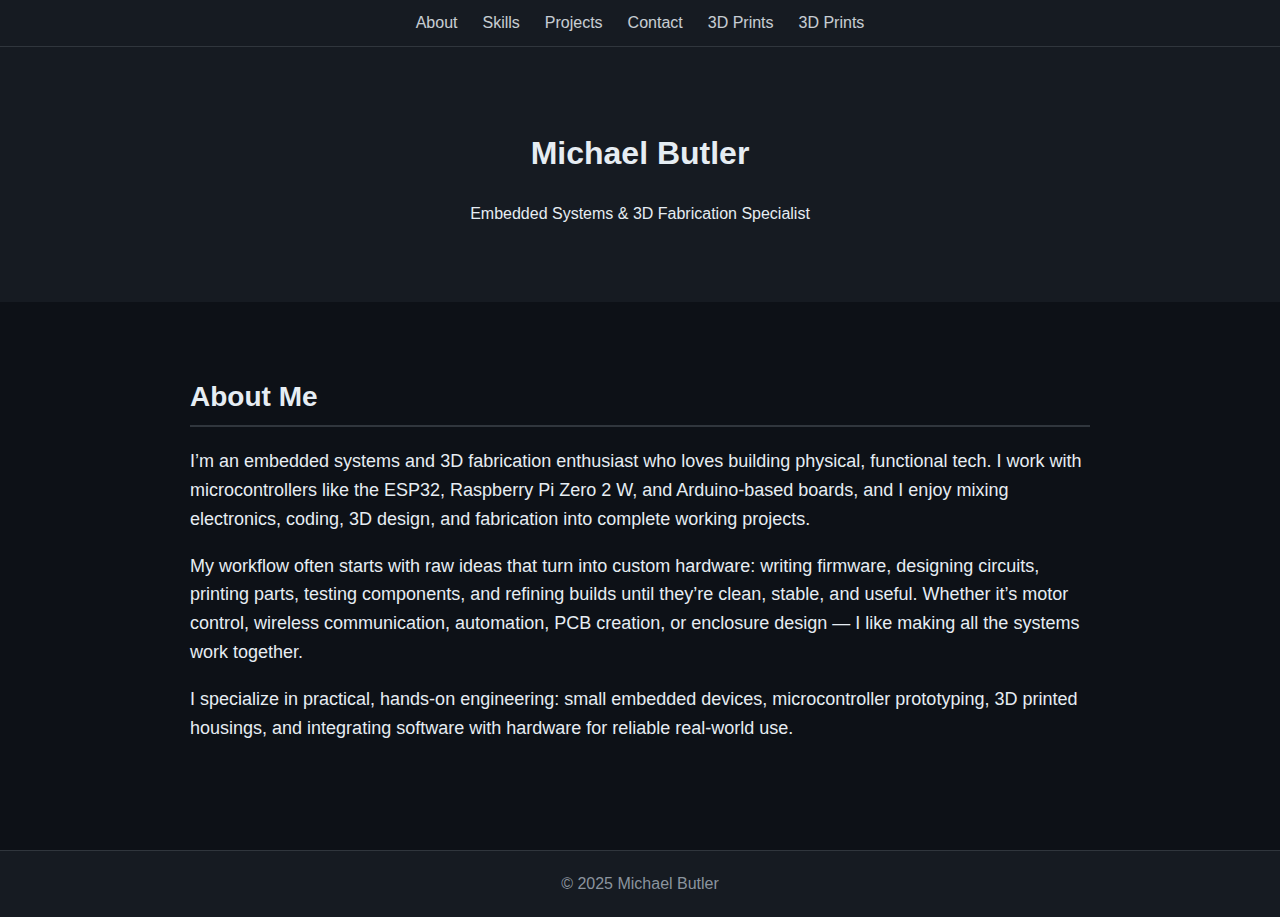
<file: index.html>
<!DOCTYPE html>
<html lang="en">
<head>
<meta charset="UTF-8">
<meta name="viewport" content="width=device-width, initial-scale=1.0">
<title>Michael Butler — Embedded Systems & 3D Fabrication</title>

<style>
    body {
        margin: 0;
        font-family: Arial, sans-serif;
        background: #0d1117;
        color: #e6edf3;
        line-height: 1.6;
    }
    nav {
        background: #161b22;
        border-bottom: 1px solid #30363d;
        position: sticky;
        top: 0;
        z-index: 10;
    }
    nav ul {
        margin: 0;
        padding: 10px 20px;
        display: flex;
        list-style: none;
        justify-content: center;
        gap: 25px;
    }
    nav a {
        color: #e6edf3;
        text-decoration: none;
        font-size: 1rem;
        opacity: 0.85;
    }
    nav a:hover {
        opacity: 1;
    }
    header {
        text-align: center;
        padding: 60px 20px;
        background: #161b22;
    }
    section {
        padding: 50px 20px;
        max-width: 900px;
        margin: auto;
    }
    h2 {
        border-bottom: 2px solid #30363d;
        padding-bottom: 5px;
        margin-bottom: 20px;
        font-size: 28px;
    }
    ul {
        margin-left: 20px;
    }
    footer {
    text-align: center;
    padding: 20px;
    margin-top: 40px;
    color: #8b949e;
    background: #161b22;
    border-top: 1px solid #30363d;
}
</style>
</head>
<body>

<!-- NAVIGATION -->
<nav>
    <ul>
        <li><a href="#about">About</a></li>
        <li><a href="skills.html">Skills</a></li>
        <li><a href="projects.html">Projects</a></li>
        <li><a href="contact.html">Contact</a></li>
        <li><a href="3dprints.html">3D Prints</a></li>
        <li><a href="3dprints.html">3D Prints</a></li>
    </ul>
</nav>

<!-- HEADER -->
<header>
    <h1>Michael Butler</h1>
    <p>Embedded Systems & 3D Fabrication Specialist</p>
</header>

<!-- ABOUT -->
<section id="about">
    <h2>About Me</h2>
    <p style="font-size:18px;">
        I’m an embedded systems and 3D fabrication enthusiast who loves building physical, functional tech.
        I work with microcontrollers like the ESP32, Raspberry Pi Zero 2 W, and Arduino-based boards, and I enjoy
        mixing electronics, coding, 3D design, and fabrication into complete working projects.
    </p>

    <p style="font-size:18px; margin-top:15px;">
        My workflow often starts with raw ideas that turn into custom hardware:  
        writing firmware, designing circuits, printing parts, testing components, and refining builds until they’re clean, stable, and useful.  
        Whether it’s motor control, wireless communication, automation, PCB creation, or enclosure design — I like making all the systems work together.
    </p>

    <p style="font-size:18px; margin-top:15px;">
        I specialize in practical, hands-on engineering: small embedded devices, microcontroller prototyping,
        3D printed housings, and integrating software with hardware for reliable real-world use.
    </p>
</section>

<footer>
    © 2025 Michael Butler
</footer>

</body>
</html>
</file>
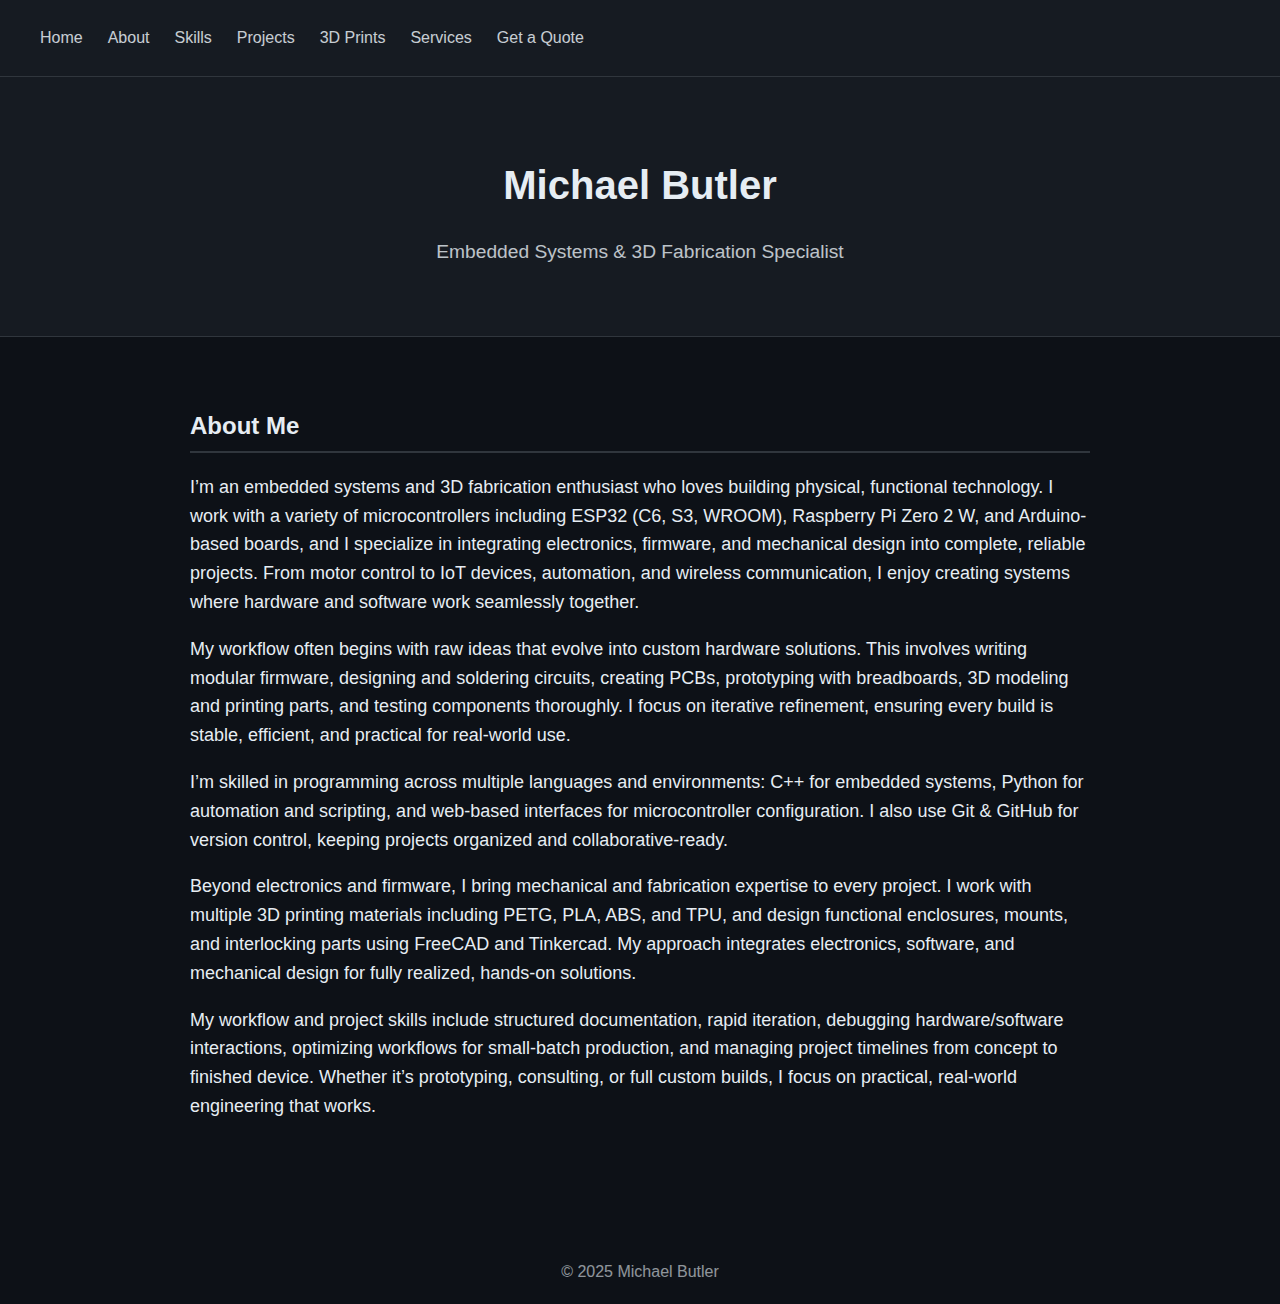
<file: about.html>
<!DOCTYPE html>
<html lang="en">
<head>
<meta charset="UTF-8">
<meta name="viewport" content="width=device-width, initial-scale=1.0">
<title>Michael Butler — Embedded Systems & 3D Fabrication</title>
<link rel="stylesheet" href="styles.css">
</head>
<body>

<!-- NAVIGATION -->
<!-- START: Reusable Navigation Block -->
<style>
.site-nav {
  background: #161b22;
  border-bottom: 1px solid #30363d;
  position: sticky;
  top: 0;
  z-index: 1000;
  padding: 15px 20px;
}

.site-nav-container {
  max-width: 1200px;
  margin: 0 auto;
  display: flex;
  justify-content: space-between;
  align-items: center;
}

.site-nav-toggle {
  background: none;
  border: none;
  color: #e6edf3;
  cursor: pointer;
  padding: 5px;
  width: 30px;
  height: 30px;
  display: flex;
  flex-direction: column;
  justify-content: space-around;
  align-items: center;
}

.site-nav-toggle span {
  display: block;
  width: 25px;
  height: 3px;
  background: #e6edf3;
  transition: all 0.3s ease;
  border-radius: 2px;
}

.site-nav-toggle.active span:nth-child(1) {
  transform: rotate(45deg) translate(6px, 6px);
}

.site-nav-toggle.active span:nth-child(2) {
  opacity: 0;
}

.site-nav-toggle.active span:nth-child(3) {
  transform: rotate(-45deg) translate(6px, -6px);
}

.site-nav-menu {
  position: fixed;
  top: 0;
  right: -300px;
  width: 280px;
  height: 100vh;
  background: #161b22;
  border-left: 1px solid #30363d;
  list-style: none;
  margin: 0;
  padding: 80px 0 20px 0;
  transition: right 0.3s ease;
  overflow-y: auto;
}

.site-nav-menu.active {
  right: 0;
}

.site-nav-menu li {
  margin: 0;
  border-bottom: 1px solid #30363d;
}

.site-nav-menu a {
  display: block;
  padding: 18px 30px;
  color: #e6edf3;
  text-decoration: none;
  opacity: 0.85;
  transition: all 0.2s;
  font-size: 16px;
}

.site-nav-menu a:hover {
  opacity: 1;
  background: #0d1117;
  padding-left: 35px;
}

.site-nav-overlay {
  position: fixed;
  top: 0;
  left: 0;
  width: 100%;
  height: 100%;
  background: rgba(0, 0, 0, 0.7);
  opacity: 0;
  visibility: hidden;
  transition: all 0.3s ease;
  z-index: 999;
}

.site-nav-overlay.active {
  opacity: 1;
  visibility: visible;
}

@media (min-width: 769px) {
  .site-nav-menu {
    position: static;
    width: auto;
    height: auto;
    background: transparent;
    border: none;
    padding: 0;
    display: flex;
    flex-direction: row;
    gap: 25px;
    overflow-y: visible;
  }

  .site-nav-menu li {
    border: none;
  }

  .site-nav-menu a {
    padding: 10px 0;
  }

  .site-nav-menu a:hover {
    padding-left: 0;
    background: transparent;
  }

  .site-nav-toggle {
    display: none;
  }

  .site-nav-overlay {
    display: none;
  }
}
</style>

<div class="site-nav-overlay"></div>

<nav class="site-nav">
  <div class="site-nav-container">
    <button class="site-nav-toggle" aria-label="Toggle navigation menu" aria-expanded="false">
      <span></span>
      <span></span>
      <span></span>
    </button>
    <ul class="site-nav-menu">
      <li><a href="index.html">Home</a></li>
      <li><a href="about.html">About</a></li>
      <li><a href="skills.html">Skills</a></li>
      <li><a href="projects.html">Projects</a></li>
      <li><a href="3dprints.html">3D Prints</a></li>
      <li><a href="services.html">Services</a></li>
      <li><a href="quote.html">Get a Quote</a></li>
    </ul>
  </div>
</nav>

<script>
(function() {
  var toggle = document.querySelector('.site-nav-toggle');
  var menu = document.querySelector('.site-nav-menu');
  var overlay = document.querySelector('.site-nav-overlay');
  var links = document.querySelectorAll('.site-nav-menu a');

  function closeMenu() {
    menu.classList.remove('active');
    overlay.classList.remove('active');
    toggle.classList.remove('active');
    toggle.setAttribute('aria-expanded', 'false');
  }

  function openMenu() {
    menu.classList.add('active');
    overlay.classList.add('active');
    toggle.classList.add('active');
    toggle.setAttribute('aria-expanded', 'true');
  }

  if (toggle && menu && overlay) {
    toggle.addEventListener('click', function() {
      if (menu.classList.contains('active')) {
        closeMenu();
      } else {
        openMenu();
      }
    });

    overlay.addEventListener('click', closeMenu);

    links.forEach(function(link) {
      link.addEventListener('click', closeMenu);
    });
  }
})();
</script>
<!-- END: Reusable Navigation Block -->
<!-- HEADER -->
<header>
    <h1>Michael Butler</h1>
    <p>Embedded Systems & 3D Fabrication Specialist</p>
</header>

<!-- ABOUT -->
<section id="about">
    <h2>About Me</h2>
    <p style="font-size:18px;">
        I’m an embedded systems and 3D fabrication enthusiast who loves building physical, functional technology.  
        I work with a variety of microcontrollers including ESP32 (C6, S3, WROOM), Raspberry Pi Zero 2 W, and Arduino-based boards, and I specialize in integrating electronics, firmware, and mechanical design into complete, reliable projects.  
        From motor control to IoT devices, automation, and wireless communication, I enjoy creating systems where hardware and software work seamlessly together.
    </p>

    <p style="font-size:18px; margin-top:15px;">
        My workflow often begins with raw ideas that evolve into custom hardware solutions.  
        This involves writing modular firmware, designing and soldering circuits, creating PCBs, prototyping with breadboards, 3D modeling and printing parts, and testing components thoroughly.  
        I focus on iterative refinement, ensuring every build is stable, efficient, and practical for real-world use.
    </p>

    <p style="font-size:18px; margin-top:15px;">
        I’m skilled in programming across multiple languages and environments:  
        C++ for embedded systems, Python for automation and scripting, and web-based interfaces for microcontroller configuration.  
        I also use Git & GitHub for version control, keeping projects organized and collaborative-ready.
    </p>

    <p style="font-size:18px; margin-top:15px;">
        Beyond electronics and firmware, I bring mechanical and fabrication expertise to every project.  
        I work with multiple 3D printing materials including PETG, PLA, ABS, and TPU, and design functional enclosures, mounts, and interlocking parts using FreeCAD and Tinkercad.  
        My approach integrates electronics, software, and mechanical design for fully realized, hands-on solutions.
    </p>

    <p style="font-size:18px; margin-top:15px;">
        My workflow and project skills include structured documentation, rapid iteration, debugging hardware/software interactions, optimizing workflows for small-batch production, and managing project timelines from concept to finished device.  
        Whether it’s prototyping, consulting, or full custom builds, I focus on practical, real-world engineering that works.
    </p>
</section>

<footer>
    © 2025 Michael Butler
</footer>

</body>
</html>
</file>
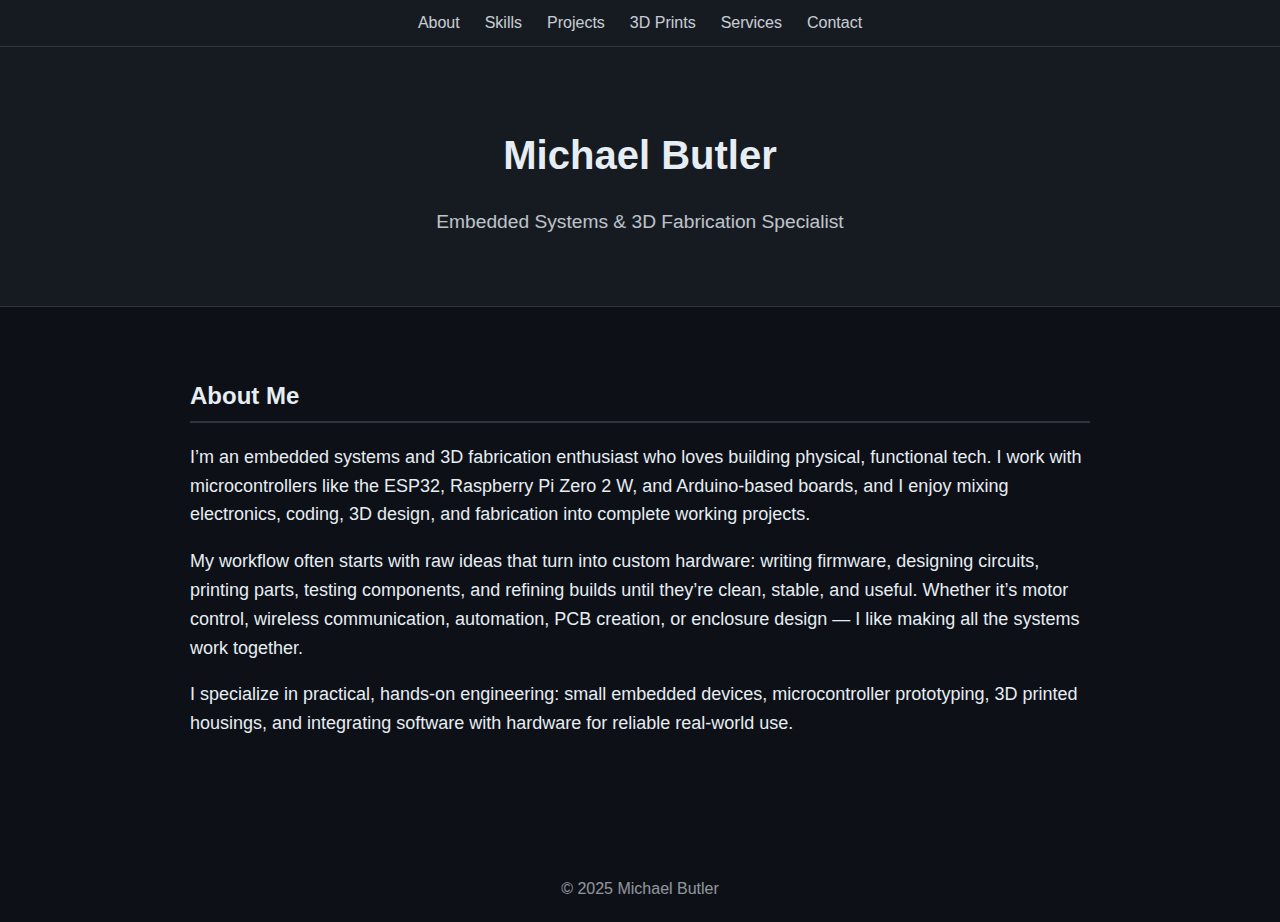
<file: aboutme.html>
<!DOCTYPE html>
<html lang="en">
<head>
<meta charset="UTF-8">
<meta name="viewport" content="width=device-width, initial-scale=1.0">
<title>Michael Butler — Embedded Systems & 3D Fabrication</title>
<link rel="stylesheet" href="styles.css">
</head>
<body>

<!-- NAVIGATION -->
<nav>
    <ul>
        <li><a href="#about">About</a></li>
        <li><a href="skills.html">Skills</a></li>
        <li><a href="projects.html">Projects</a></li>
        <li><a href="3dprints.html">3D Prints</a></li>
        <li><a href="services.html">Services</a></li>
        <li><a href="contact.html">Contact</a></li>
    </ul>
</nav>

<!-- HEADER -->
<header>
    <h1>Michael Butler</h1>
    <p>Embedded Systems & 3D Fabrication Specialist</p>
</header>

<!-- ABOUT -->
<section id="about">
    <h2>About Me</h2>
    <p style="font-size:18px;">
        I’m an embedded systems and 3D fabrication enthusiast who loves building physical, functional tech.
        I work with microcontrollers like the ESP32, Raspberry Pi Zero 2 W, and Arduino-based boards, and I enjoy
        mixing electronics, coding, 3D design, and fabrication into complete working projects.
    </p>

    <p style="font-size:18px; margin-top:15px;">
        My workflow often starts with raw ideas that turn into custom hardware:  
        writing firmware, designing circuits, printing parts, testing components, and refining builds until they’re clean, stable, and useful.  
        Whether it’s motor control, wireless communication, automation, PCB creation, or enclosure design — I like making all the systems work together.
    </p>

    <p style="font-size:18px; margin-top:15px;">
        I specialize in practical, hands-on engineering: small embedded devices, microcontroller prototyping,
        3D printed housings, and integrating software with hardware for reliable real-world use.
    </p>
</section>

<footer>
    © 2025 Michael Butler
</footer>

</body>
</html>
</file>
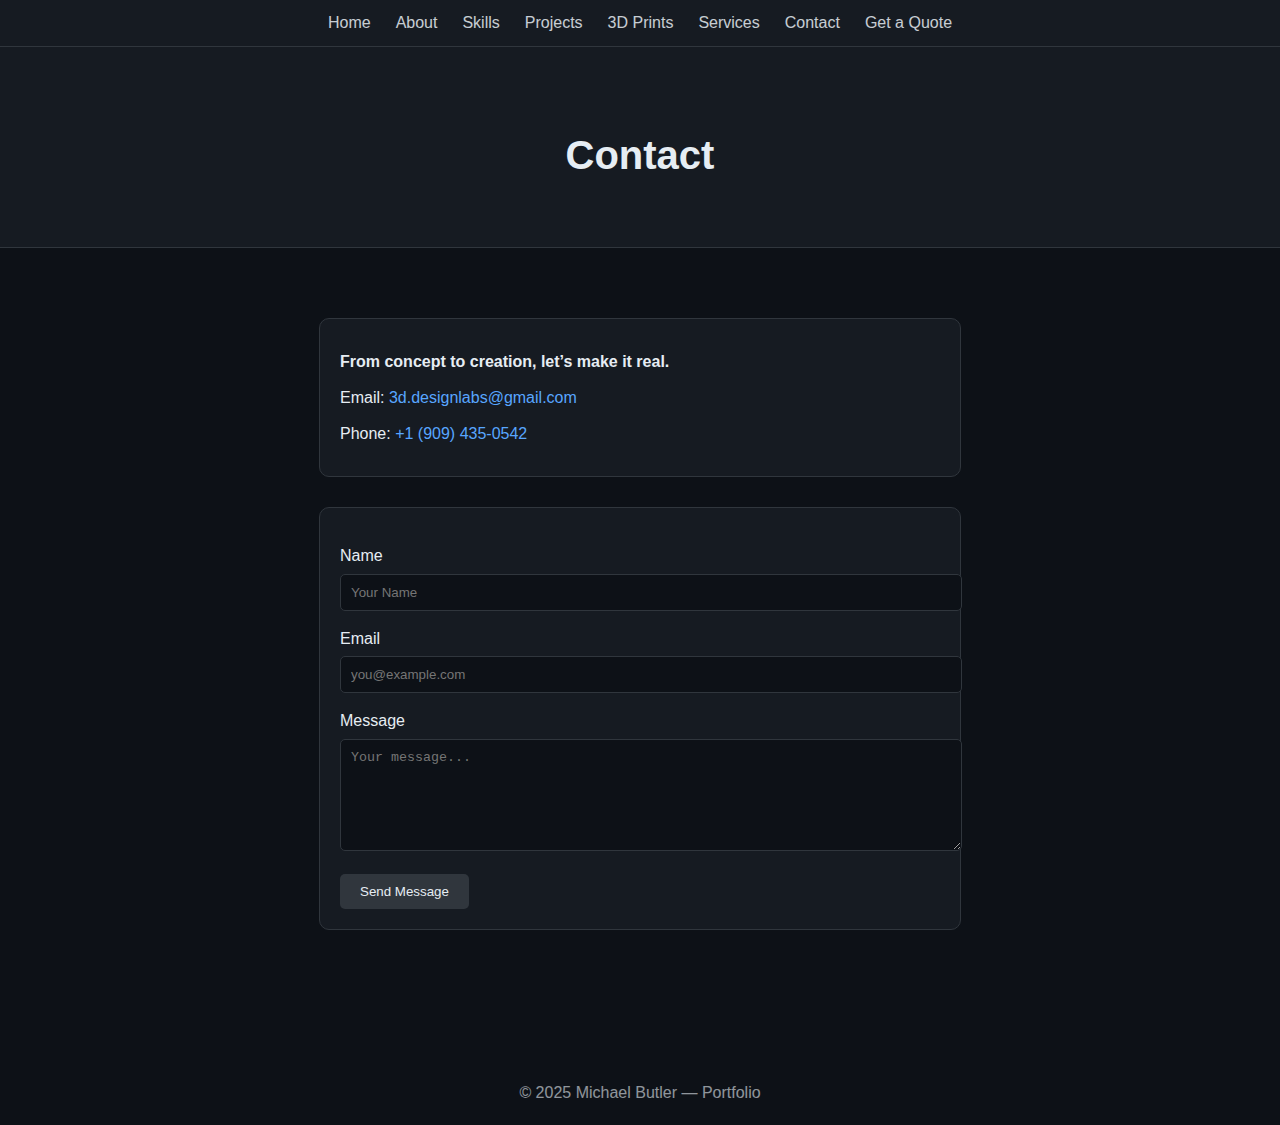
<file: contact.html>
<!DOCTYPE html>
<html lang="en">
<head>
<meta charset="UTF-8">
<meta name="viewport" content="width=device-width, initial-scale=1.0">
<title>Contact — Michael Butler</title>
<link rel="stylesheet" href="styles.css">
<style>
/* Contact Page Specific Styling */
.contact-info {
    max-width: 600px;
    margin: 20px auto;
    background: #161b22;
    padding: 20px;
    border-radius: 10px;
    border: 1px solid #30363d;
}
.contact-info p {
    margin: 10px 0;
    font-size: 1rem;
}
.contact-info a {
    color: #58a6ff;
    text-decoration: none;
}
.contact-info a:hover {
    text-decoration: underline;
}

.contact-form {
    max-width: 600px;
    margin: 30px auto;
    background: #161b22;
    padding: 20px;
    border-radius: 10px;
    border: 1px solid #30363d;
}
.contact-form label {
    display: block;
    margin-top: 15px;
    margin-bottom: 5px;
}
.contact-form input,
.contact-form textarea {
    width: 100%;
    padding: 10px;
    border-radius: 5px;
    border: 1px solid #30363d;
    background: #0d1117;
    color: #e6edf3;
    resize: vertical;
}
.contact-form button {
    margin-top: 15px;
    padding: 10px 20px;
    border-radius: 5px;
    border: none;
    background: #30363d;
    color: #e6edf3;
    cursor: pointer;
    transition: background 0.2s;
}
.contact-form button:hover {
    background: #50595f;
}
</style>
</head>
<body>

<!-- NAVIGATION -->
<nav>
    <ul>
        <li><a href="index.html">Home</a></li>
        <li><a href="about.html">About</a></li>
        <li><a href="skills.html">Skills</a></li>
        <li><a href="projects.html">Projects</a></li>
        <li><a href="3dprints.html">3D Prints</a></li>
        <li><a href="services.html">Services</a></li>
        <li><a href="contact.html">Contact</a></li>
        <a href="quote.html">Get a Quote</a>
    </ul>
</nav>

<header>
    <h1>Contact</h1>
</header>

<section>

    <!-- Contact Info -->
   <div class="contact-info">
    <p><strong>From concept to creation, let’s make it real.</strong></p>
    <p>Email: <a href="mailto:3d.designlabs@gmail.com">3d.designlabs@gmail.com</a></p>
    <p>Phone: <a href="tel:+19094350542">+1 (909) 435-0542</a></p>
</div>


    <!-- Contact Form -->
    <div class="contact-form">
        <form action="https://formspree.io/f/xwpgwdnk" method="POST">
            <label for="name">Name</label>
            <input type="text" name="name" id="name" placeholder="Your Name" required>

            <label for="email">Email</label>
            <input type="email" name="email" id="email" placeholder="you@example.com" required>

            <label for="message">Message</label>
            <textarea name="message" id="message" rows="6" placeholder="Your message..." required></textarea>

            <button type="submit">Send Message</button>
        </form>
    </div>

</section>

<footer>
    © 2025 Michael Butler — Portfolio
</footer>

</body>
</html>
</file>
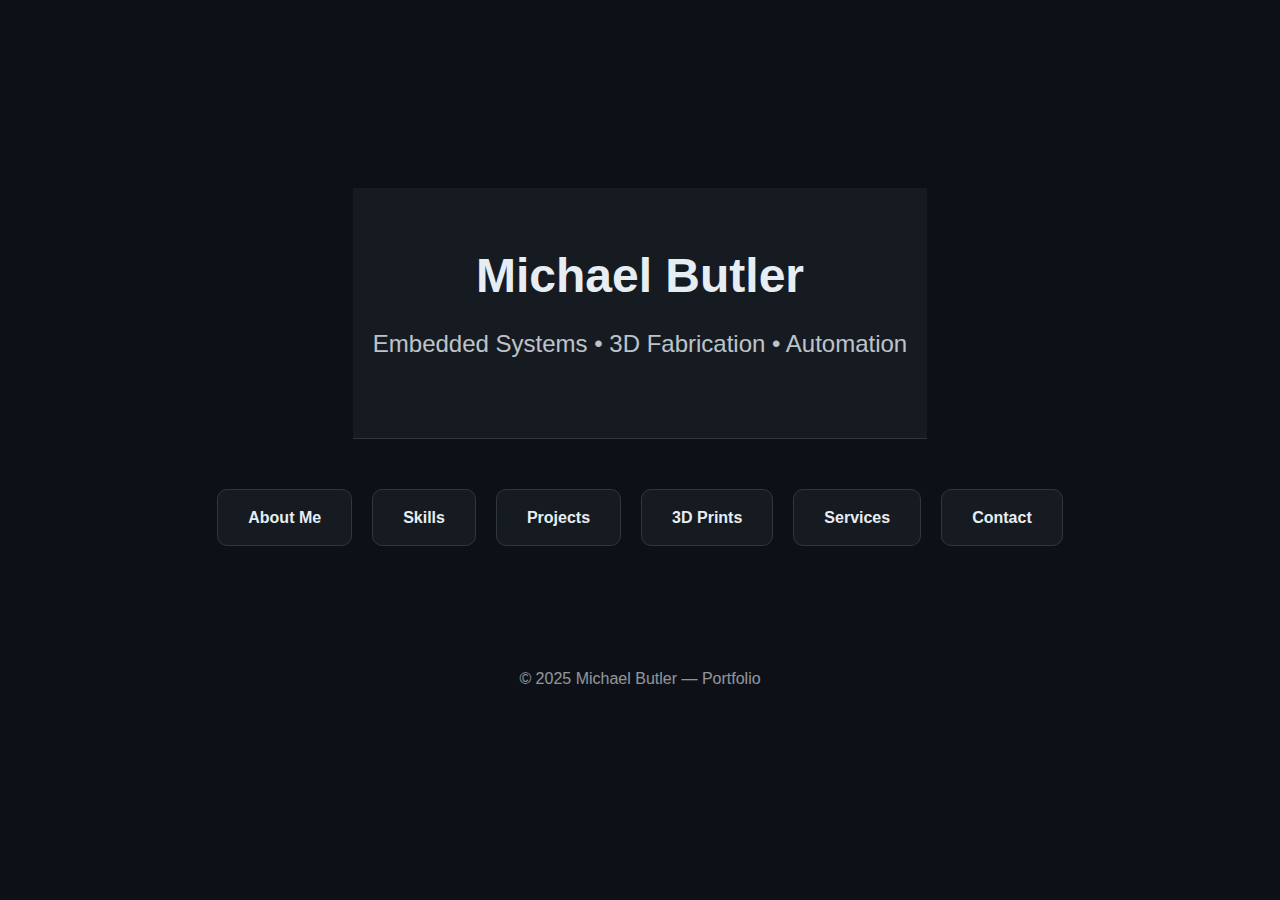
<file: index2.html>
<!DOCTYPE html>
<html lang="en">
<head>
<meta charset="UTF-8">
<meta name="viewport" content="width=device-width, initial-scale=1.0">
<title>Michael Butler — Portfolio</title>
<link rel="stylesheet" href="styles.css">
<style>
/* Landing Page Specific Styles */
body {
    display: flex;
    flex-direction: column;
    justify-content: center;
    align-items: center;
    text-align: center;
    min-height: 100vh;
    margin: 0;
    font-family: Arial, sans-serif;
    background: #0d1117;
    color: #e6edf3;
}

header {
    margin-bottom: 50px;
}

header h1 {
    font-size: 3rem;
    margin: 0;
}

header p {
    font-size: 1.5rem;
    opacity: 0.8;
    margin-top: 10px;
}

.landing-buttons {
    display: flex;
    flex-wrap: wrap;
    gap: 20px;
    justify-content: center;
}

.landing-buttons a {
    padding: 15px 30px;
    border-radius: 10px;
    text-decoration: none;
    background: #161b22;
    color: #e6edf3;
    font-weight: bold;
    transition: transform 0.2s, background 0.2s;
    border: 1px solid #30363d;
}

.landing-buttons a:hover {
    background: #1d222b;
    transform: scale(1.05);
}

footer {
    margin-top: 50px;
    opacity: 0.6;
}
</style>
</head>
<body>

<header>
    <h1>Michael Butler</h1>
    <p>Embedded Systems • 3D Fabrication • Automation</p>
</header>

<div class="landing-buttons">
    <a href="about.html">About Me</a>
    <a href="skills.html">Skills</a>
    <a href="projects.html">Projects</a>
    <a href="3dprints.html">3D Prints</a>
    <a href="services.html">Services</a>
    <a href="contact.html">Contact</a>
</div>

<footer>
    © 2025 Michael Butler — Portfolio
</footer>

</body>
</html>
</file>
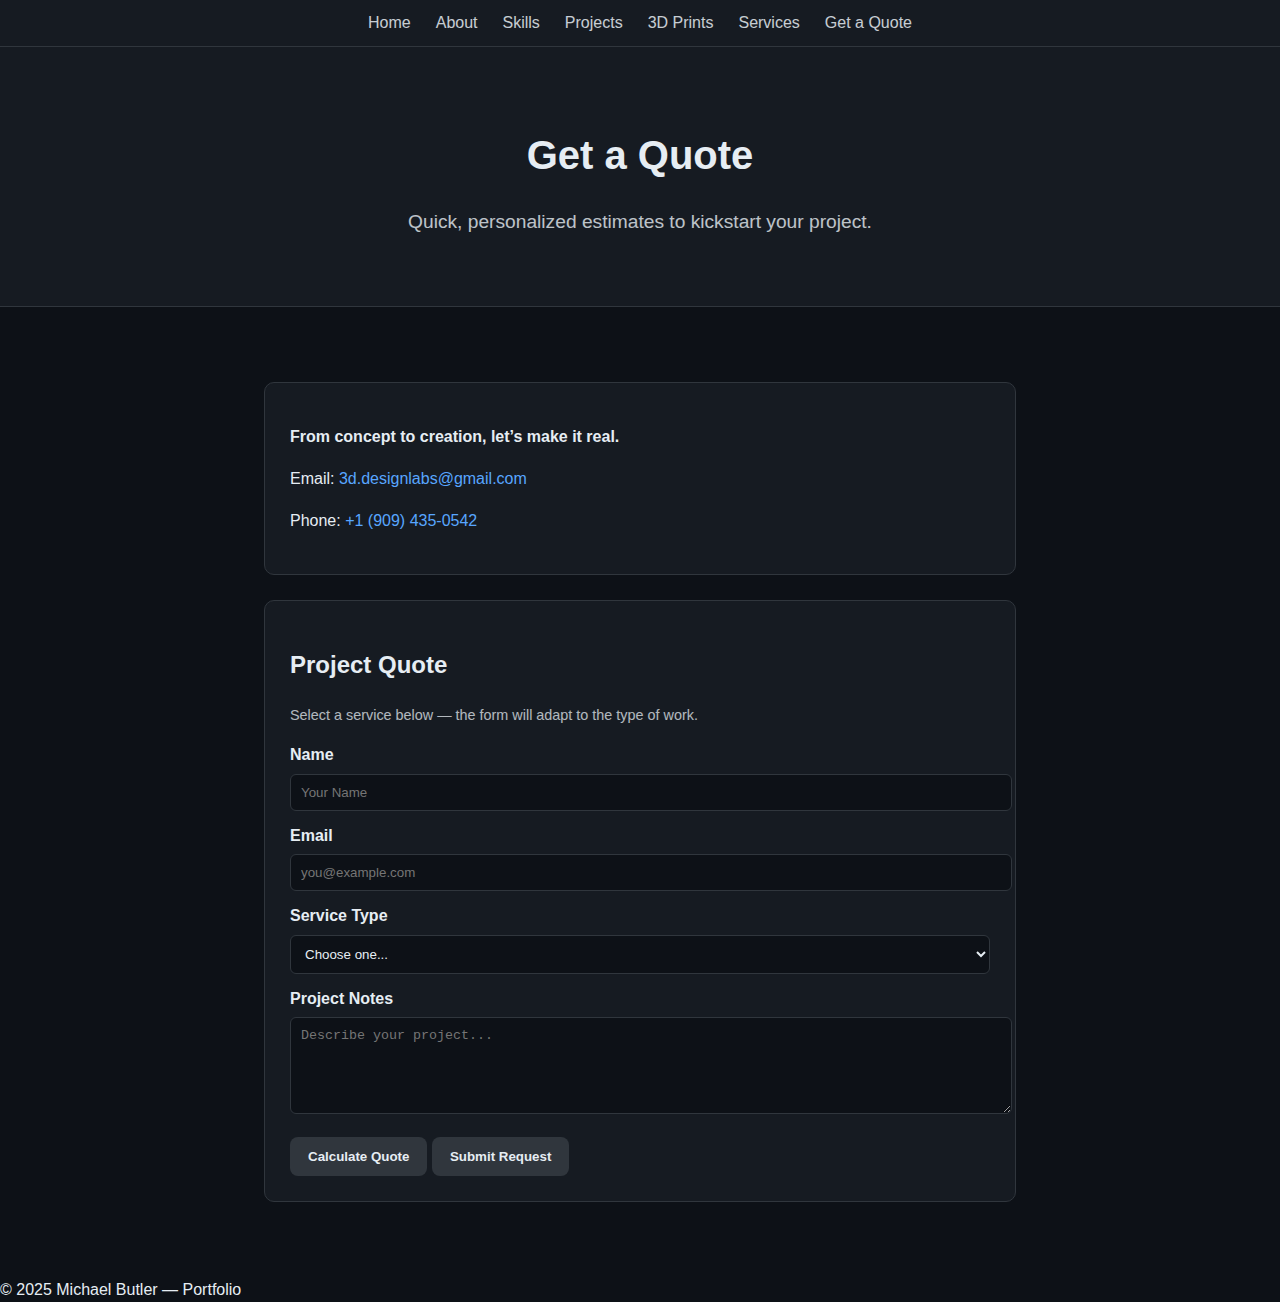
<file: quote.html>
<!DOCTYPE html>
<html lang="en">
<head>
<meta charset="UTF-8">
<meta name="viewport" content="width=device-width, initial-scale=1.0">
<title>Get a Quote — Michael Butler</title>
<style>
body { margin:0; font-family:Arial,sans-serif; background:#0d1117; color:#e6edf3; line-height:1.6; }
a { color:#58a6ff; text-decoration:none; }
a:hover { text-decoration:underline; }
nav { background:#161b22; border-bottom:1px solid #30363d; position:sticky; top:0; z-index:10; }
nav ul { margin:0; padding:10px 20px; display:flex; list-style:none; justify-content:center; gap:25px; }
nav a { color:#e6edf3; opacity:0.85; }
nav a:hover { opacity:1; }
header { text-align:center; padding:50px 20px; background:#161b22; border-bottom:1px solid #30363d; }
header h1 { font-size:2.5rem; margin-bottom:10px; }
header p { font-size:1.2rem; opacity:0.8; }
section { padding:50px 20px; max-width:900px; margin:auto; }
.contact-form, .contact-info { max-width:700px; margin:25px auto; background:#161b22; padding:25px; border-radius:10px; border:1px solid #30363d; }
.contact-form label { display:block; margin-top:12px; margin-bottom:6px; font-weight:bold; }
.contact-form input, .contact-form select, .contact-form textarea { width:100%; padding:10px; border-radius:6px; border:1px solid #30363d; background:#0d1117; color:#e6edf3; resize:vertical; }
.contact-form .small { font-size:0.9rem; opacity:0.75; }
.contact-form button { margin-top:15px; padding:12px 18px; border-radius:8px; border:none; background:#30363d; color:#e6edf3; cursor:pointer; font-weight:600; transition: background 0.2s, transform 0.12s; }
.contact-form button:hover { background:#50595f; transform: translateY(-2px); }
.result { margin-top:18px; padding:14px; background:#0d1117; border:1px solid #30363d; border-radius:8px; color:#e6edf3; }
@media (max-width:768px) { nav ul { flex-direction:column; gap:10px; padding:15px; } }
</style>
</head>
<body>

<nav>
<ul>
<li><a href="index.html">Home</a></li>
<li><a href="about.html">About</a></li>
<li><a href="skills.html">Skills</a></li>
<li><a href="projects.html">Projects</a></li>
<li><a href="3dprints.html">3D Prints</a></li>
<li><a href="services.html">Services</a></li>
<li><a href="quote.html">Get a Quote</a></li>
</ul>
</nav>

<header>
<h1>Get a Quote</h1>
<p>Quick, personalized estimates to kickstart your project.</p>
</header>

<section>

<div class="contact-info">
<p><strong>From concept to creation, let’s make it real.</strong></p>
<p>Email: <a href="mailto:3d.designlabs@gmail.com">3d.designlabs@gmail.com</a></p>
<p>Phone: <a href="tel:+19094350542">+1 (909) 435-0542</a></p>
</div>

<div class="contact-form">
<form action="https://formspree.io/f/xwpgwdnk" method="POST">
<h2>Project Quote</h2>
<p class="small">Select a service below — the form will adapt to the type of work.</p>

<label for="name">Name</label>
<input type="text" id="name" name="name" placeholder="Your Name" required>

<label for="email">Email</label>
<input type="email" id="email" name="email" placeholder="you@example.com" required>

<label for="service">Service Type</label>
<select id="service" name="service" required>
<option value="">Choose one...</option>
<option value="3D Printing">3D Printing</option>
<option value="Embedded Systems Build">Embedded Systems Build</option>
<option value="Coding / Firmware Development">Coding / Firmware Development</option>
<option value="Electronics Assembly / Wiring">Electronics Assembly / Wiring</option>
<option value="Product Repair">Product Repair</option>
<option value="CAD Modeling / Design">CAD Modeling / Design</option>
<option value="Consulting / Tech Support">Consulting / Tech Support</option>
</select>

<!-- 3D printing secondary -->
<div id="printing-fields" style="display:none; margin-top:15px;">
<label for="material">Material</label>
<select id="material" name="material">
<option value="PLA">PLA</option>
<option value="PETG">PETG</option>
<option value="ABS">ABS</option>
<option value="TPU">TPU</option>
</select>
<div style="display:flex; gap:10px; margin-top:10px;">
<input type="number" id="length" name="length" placeholder="Length mm">
<input type="number" id="width" name="width" placeholder="Width mm">
<input type="number" id="height" name="height" placeholder="Height mm">
</div>
<label for="infill">Infill Factor</label>
<select id="infill" name="infill">
<option value="0.12">Low (12%)</option>
<option value="0.15" selected>Normal (15%)</option>
<option value="0.25">High (25%)</option>
</select>
</div>

<!-- Other services secondary -->
<div id="service-fields" style="display:none; margin-top:15px;">
<label for="basePrice">Base Price</label>
<select id="basePrice" name="basePrice">
<option value="75">Embedded Systems Build — $75</option>
<option value="60">Coding / Firmware Development — $60</option>
<option value="45">Electronics Assembly / Wiring — $45</option>
<option value="40">Product Repair — $40</option>
<option value="50">CAD Modeling / Design — $50</option>
<option value="35">Consulting / Tech Support — $35</option>
</select>

<label for="addon">Optional Add-on Cost ($)</label>
<input type="number" id="addon" name="addon" value="5" placeholder="Extra parts / flat fee">

<label for="difficulty">Difficulty</label>
<select id="difficulty" name="difficulty">
<option value="1">Easy (1×)</option>
<option value="1.5">Medium (1.5×)</option>
<option value="2">Hard (2×)</option>
</select>

<label for="rush">Rush Order</label>
<select id="rush" name="rush">
<option value="1">No</option>
<option value="1.3">Yes — Rush (+30%)</option>
</select>
</div>

<label for="notes">Project Notes</label>
<textarea id="notes" name="notes" rows="5" placeholder="Describe your project..."></textarea>

<input type="hidden" id="final-quote" name="final_quote">

<button type="button" id="calcBtn">Calculate Quote</button>
<div id="quote-result" class="result" style="display:none;"></div>

<button type="submit" style="margin-top:15px;">Submit Request</button>
</form>
</div>

</section>

<footer>
© 2025 Michael Butler — Portfolio
</footer>

<script>
// Material cost per gram with 20% markup
const materialCost = { PLA:0.072, PETG:0.084, ABS:0.108, TPU:0.114 };
const serviceEl = document.getElementById('service');
const printingFields = document.getElementById('printing-fields');
const serviceFields = document.getElementById('service-fields');
const calcBtn = document.getElementById('calcBtn');
const quoteResult = document.getElementById('quote-result');
const finalQuoteInput = document.getElementById('final-quote');

serviceEl.addEventListener('change', ()=>{
    if(serviceEl.value==='3D Printing'){
        printingFields.style.display='block';
        serviceFields.style.display='none';
    } else if(serviceEl.value!==''){
        printingFields.style.display='none';
        serviceFields.style.display='block';
    } else {
        printingFields.style.display='none';
        serviceFields.style.display='none';
    }
    quoteResult.style.display='none';
    finalQuoteInput.value='';
});

// Calculate quote
calcBtn.addEventListener('click', ()=>{
    if(serviceEl.value==='3D Printing'){
        const material = document.getElementById('material').value;
        const l = parseFloat(document.getElementById('length').value)||0;
        const w = parseFloat(document.getElementById('width').value)||0;
        const h = parseFloat(document.getElementById('height').value)||0;
        const infill = parseFloat(document.getElementById('infill').value)||0.15;
        if(!l||!w||!h){ alert('Enter L/W/H'); return; }
        const volume = l*w*h;
        const weight = volume*infill/1000;
        const base = 25;
        const cost = (weight*materialCost[material]+base).toFixed(2);
        quoteResult.style.display='block';
        quoteResult.innerHTML=`<strong>Estimate: $${cost}</strong><br><span class="small">Material: ${material}, Est. ${weight.toFixed(1)} g</span>`;
        finalQuoteInput.value=cost;
    } else if(serviceEl.value!==''){
        const base = parseFloat(document.getElementById('basePrice').value)||50;
        const addonUnits = parseFloat(document.getElementById('addon').value)||0;
        const addon = addonUnits * 5; // 
        const difficulty = parseFloat(document.getElementById('difficulty').value)||1;
        const rush = parseFloat(document.getElementById('rush').value)||1;
        const cost = ((base*difficulty + addon)*rush).toFixed(2);
        quoteResult.style.display='block';
        quoteResult.innerHTML=`<strong>Estimate: $${cost}</strong><br><span class="small">Base: $${base}, Add-on: $${addon}, Difficulty ×${difficulty}, Rush ×${rush}</span>`;
        finalQuoteInput.value=cost;
    }
});
</script>

</body>
</html>
</file>
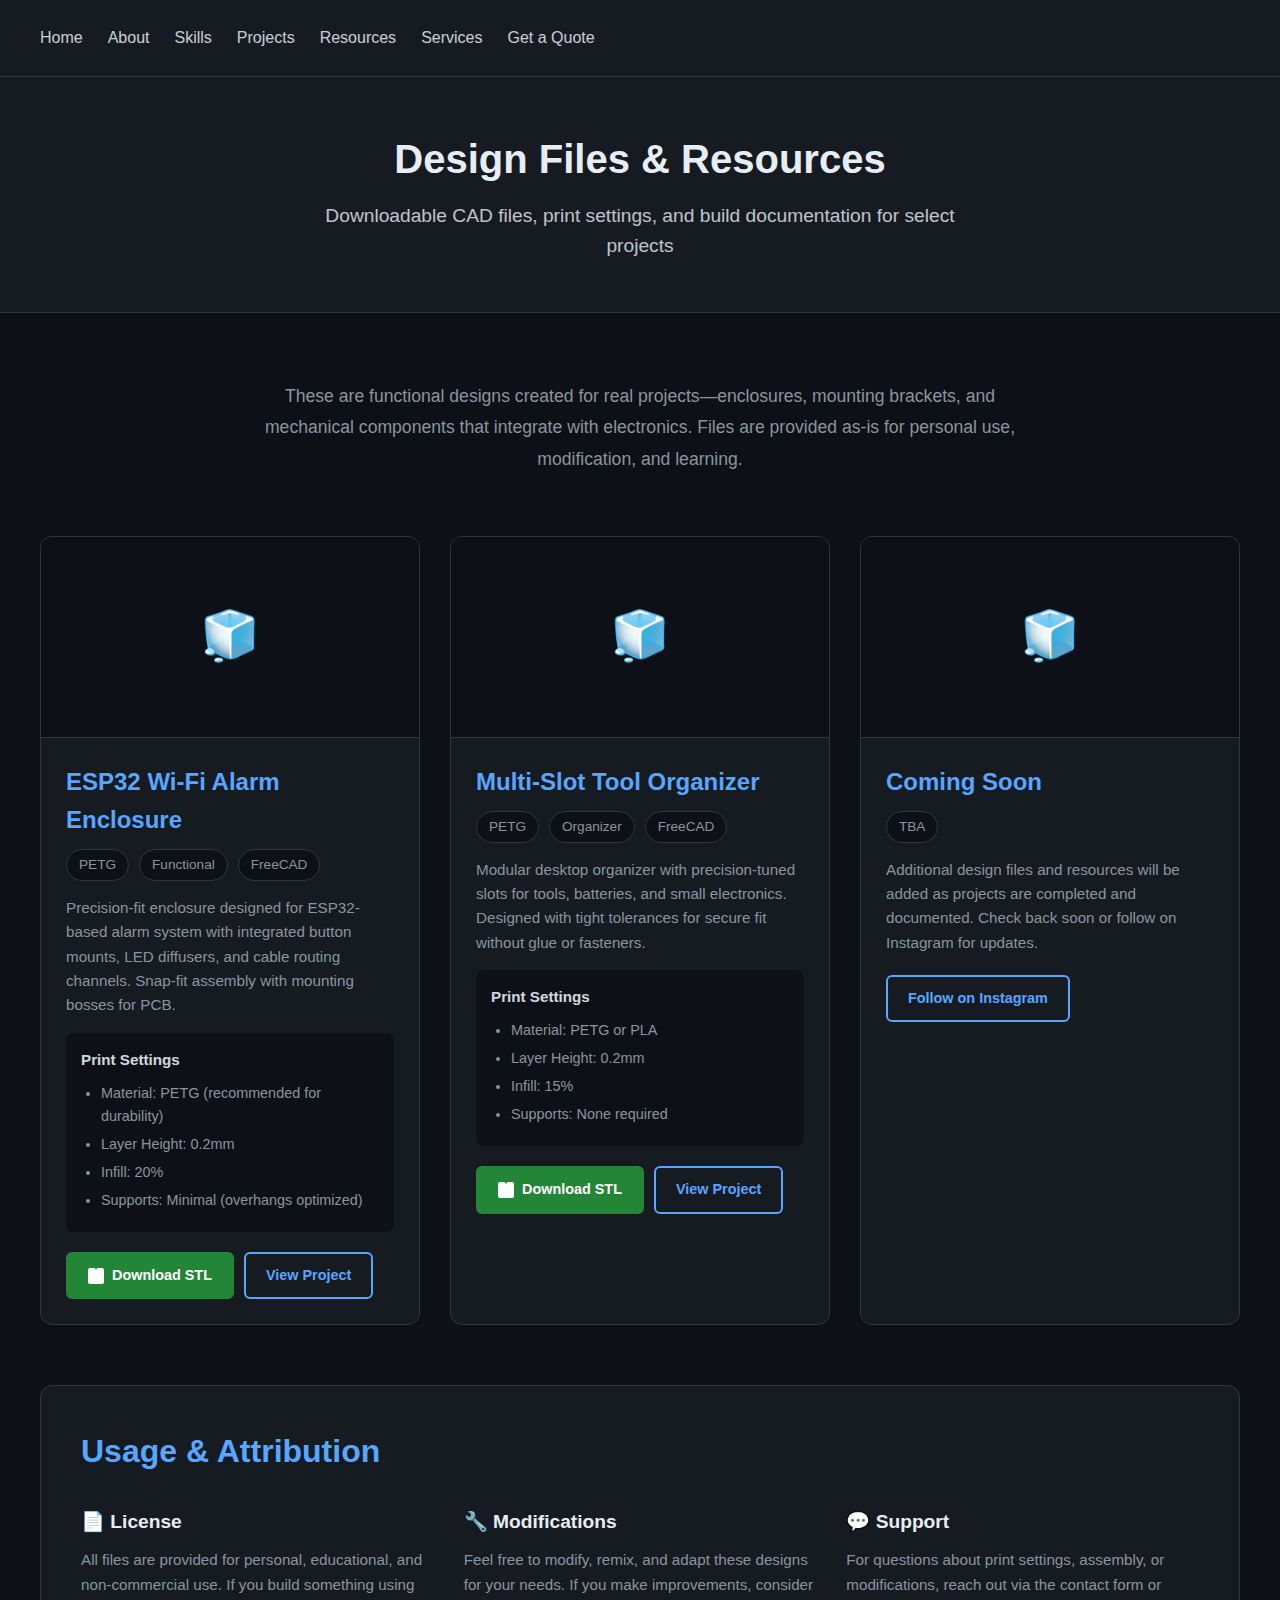
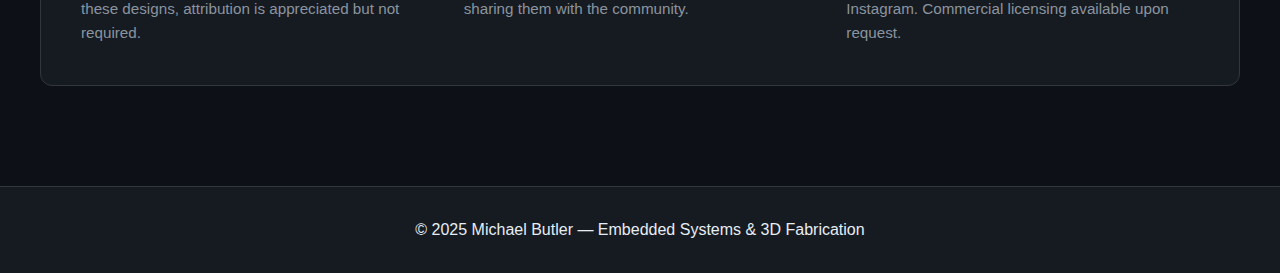
<file: resources.html>
<!DOCTYPE html>
<html lang="en">
<head>
<meta charset="UTF-8">
<meta name="viewport" content="width=device-width, initial-scale=1.0">
<title>Design Files & Resources — Michael Butler</title>
<style>
body {
    margin: 0;
    font-family: Arial, sans-serif;
    background: #0d1117;
    color: #e6edf3;
    line-height: 1.6;
}

header {
    text-align: center;
    padding: 50px 20px;
    background: #161b22;
    border-bottom: 1px solid #30363d;
}

header h1 {
    font-size: 2.5rem;
    margin: 0 0 10px 0;
}

header p {
    font-size: 1.2rem;
    opacity: 0.8;
    margin: 10px auto 0 auto;
    max-width: 700px;
}

section {
    max-width: 1200px;
    margin: 0 auto;
    padding: 50px 20px;
}

.intro {
    max-width: 800px;
    margin: 0 auto 60px auto;
    text-align: center;
}

.intro p {
    font-size: 1.1rem;
    color: #8b949e;
    line-height: 1.8;
}

/* Resource Grid */
.resource-grid {
    display: grid;
    grid-template-columns: repeat(auto-fill, minmax(350px, 1fr));
    gap: 30px;
    margin-bottom: 60px;
}

.resource-card {
    background: #161b22;
    border: 1px solid #30363d;
    border-radius: 12px;
    overflow: hidden;
    transition: all 0.3s ease;
}

.resource-card:hover {
    transform: translateY(-5px);
    border-color: #58a6ff;
    box-shadow: 0 8px 30px rgba(88, 166, 255, 0.15);
}

.resource-image {
    width: 100%;
    height: 200px;
    background: #0d1117;
    display: flex;
    align-items: center;
    justify-content: center;
    border-bottom: 1px solid #30363d;
    font-size: 3rem;
    color: #58a6ff;
}

.resource-content {
    padding: 25px;
}

.resource-content h3 {
    margin: 0 0 10px 0;
    font-size: 1.5rem;
    color: #58a6ff;
}

.resource-meta {
    display: flex;
    gap: 10px;
    flex-wrap: wrap;
    margin: 10px 0 15px 0;
}

.resource-tag {
    font-size: 0.85rem;
    padding: 4px 12px;
    background: #0d1117;
    border: 1px solid #30363d;
    border-radius: 20px;
    color: #8b949e;
}

.resource-description {
    color: #8b949e;
    margin: 15px 0;
    font-size: 0.95rem;
    line-height: 1.6;
}

.resource-specs {
    margin: 15px 0;
    padding: 15px;
    background: #0d1117;
    border-radius: 8px;
    font-size: 0.9rem;
}

.resource-specs h4 {
    margin: 0 0 10px 0;
    font-size: 0.95rem;
    color: #e6edf3;
    opacity: 0.9;
}

.resource-specs ul {
    margin: 0;
    padding-left: 20px;
    color: #8b949e;
}

.resource-specs li {
    margin: 5px 0;
}

.resource-actions {
    display: flex;
    gap: 10px;
    margin-top: 20px;
    flex-wrap: wrap;
}

.btn {
    padding: 10px 20px;
    border-radius: 6px;
    text-decoration: none;
    font-weight: 600;
    font-size: 0.9rem;
    transition: all 0.2s ease;
    display: inline-flex;
    align-items: center;
    gap: 8px;
    border: 2px solid;
}

.btn-primary {
    background: #238636;
    color: white;
    border-color: #238636;
}

.btn-primary:hover {
    background: #2ea043;
    border-color: #2ea043;
    transform: translateY(-2px);
}

.btn-secondary {
    background: transparent;
    color: #58a6ff;
    border-color: #58a6ff;
}

.btn-secondary:hover {
    background: rgba(88, 166, 255, 0.1);
}

/* Info Section */
.info-section {
    background: #161b22;
    border: 1px solid #30363d;
    border-radius: 12px;
    padding: 40px;
    margin-top: 60px;
}

.info-section h2 {
    margin: 0 0 20px 0;
    font-size: 2rem;
    color: #58a6ff;
}

.info-grid {
    display: grid;
    grid-template-columns: repeat(auto-fit, minmax(250px, 1fr));
    gap: 30px;
    margin-top: 30px;
}

.info-item h3 {
    font-size: 1.2rem;
    color: #e6edf3;
    margin: 0 0 10px 0;
}

.info-item p {
    color: #8b949e;
    margin: 0;
    font-size: 0.95rem;
    line-height: 1.6;
}

footer {
    text-align: center;
    padding: 30px;
    background: #161b22;
    border-top: 1px solid #30363d;
    margin-top: 50px;
}

/* Responsive */
@media (max-width: 768px) {
    header h1 {
        font-size: 2rem;
    }

    .resource-grid {
        grid-template-columns: 1fr;
    }

    .resource-actions {
        flex-direction: column;
    }

    .btn {
        width: 100%;
        justify-content: center;
    }
}
</style>
</head>
<body>

<!-- NAVIGATION -->
<style>
.site-nav {
  background: #161b22;
  border-bottom: 1px solid #30363d;
  position: sticky;
  top: 0;
  z-index: 1000;
  padding: 15px 20px;
}

.site-nav-container {
  max-width: 1200px;
  margin: 0 auto;
  display: flex;
  justify-content: space-between;
  align-items: center;
}

.site-nav-toggle {
  background: none;
  border: none;
  color: #e6edf3;
  cursor: pointer;
  padding: 5px;
  width: 30px;
  height: 30px;
  display: flex;
  flex-direction: column;
  justify-content: space-around;
  align-items: center;
}

.site-nav-toggle span {
  display: block;
  width: 25px;
  height: 3px;
  background: #e6edf3;
  transition: all 0.3s ease;
  border-radius: 2px;
}

.site-nav-toggle.active span:nth-child(1) {
  transform: rotate(45deg) translate(6px, 6px);
}

.site-nav-toggle.active span:nth-child(2) {
  opacity: 0;
}

.site-nav-toggle.active span:nth-child(3) {
  transform: rotate(-45deg) translate(6px, -6px);
}

.site-nav-menu {
  position: fixed;
  top: 0;
  right: -300px;
  width: 280px;
  height: 100vh;
  background: #161b22;
  border-left: 1px solid #30363d;
  list-style: none;
  margin: 0;
  padding: 80px 0 20px 0;
  transition: right 0.3s ease;
  overflow-y: auto;
}

.site-nav-menu.active {
  right: 0;
}

.site-nav-menu li {
  margin: 0;
  border-bottom: 1px solid #30363d;
}

.site-nav-menu a {
  display: block;
  padding: 18px 30px;
  color: #e6edf3;
  text-decoration: none;
  opacity: 0.85;
  transition: all 0.2s;
  font-size: 16px;
}

.site-nav-menu a:hover {
  opacity: 1;
  background: #0d1117;
  padding-left: 35px;
}

.site-nav-overlay {
  position: fixed;
  top: 0;
  left: 0;
  width: 100%;
  height: 100%;
  background: rgba(0, 0, 0, 0.7);
  opacity: 0;
  visibility: hidden;
  transition: all 0.3s ease;
  z-index: 999;
}

.site-nav-overlay.active {
  opacity: 1;
  visibility: visible;
}

@media (min-width: 769px) {
  .site-nav-menu {
    position: static;
    width: auto;
    height: auto;
    background: transparent;
    border: none;
    padding: 0;
    display: flex;
    flex-direction: row;
    gap: 25px;
    overflow-y: visible;
  }

  .site-nav-menu li {
    border: none;
  }

  .site-nav-menu a {
    padding: 10px 0;
  }

  .site-nav-menu a:hover {
    padding-left: 0;
    background: transparent;
  }

  .site-nav-toggle {
    display: none;
  }

  .site-nav-overlay {
    display: none;
  }
}
</style>

<div class="site-nav-overlay"></div>

<nav class="site-nav">
  <div class="site-nav-container">
    <button class="site-nav-toggle" aria-label="Toggle navigation menu" aria-expanded="false">
      <span></span>
      <span></span>
      <span></span>
    </button>
    <ul class="site-nav-menu">
      <li><a href="index.html">Home</a></li>
      <li><a href="about.html">About</a></li>
      <li><a href="skills.html">Skills</a></li>
      <li><a href="projects.html">Projects</a></li>
      <li><a href="resources.html">Resources</a></li>
      <li><a href="services.html">Services</a></li>
      <li><a href="quote.html">Get a Quote</a></li>
    </ul>
  </div>
</nav>

<script>
(function() {
  var toggle = document.querySelector('.site-nav-toggle');
  var menu = document.querySelector('.site-nav-menu');
  var overlay = document.querySelector('.site-nav-overlay');
  var links = document.querySelectorAll('.site-nav-menu a');

  function closeMenu() {
    menu.classList.remove('active');
    overlay.classList.remove('active');
    toggle.classList.remove('active');
    toggle.setAttribute('aria-expanded', 'false');
  }

  function openMenu() {
    menu.classList.add('active');
    overlay.classList.add('active');
    toggle.classList.add('active');
    toggle.setAttribute('aria-expanded', 'true');
  }

  if (toggle && menu && overlay) {
    toggle.addEventListener('click', function() {
      if (menu.classList.contains('active')) {
        closeMenu();
      } else {
        openMenu();
      }
    });

    overlay.addEventListener('click', closeMenu);

    links.forEach(function(link) {
      link.addEventListener('click', closeMenu);
    });
  }
})();
</script>

<header>
    <h1>Design Files & Resources</h1>
    <p>Downloadable CAD files, print settings, and build documentation for select projects</p>
</header>

<section>
    <div class="intro">
        <p>These are functional designs created for real projects—enclosures, mounting brackets, and mechanical components that integrate with electronics. Files are provided as-is for personal use, modification, and learning.</p>
    </div>

    <!-- Resource Grid -->
    <div class="resource-grid">

        <!-- RESOURCE 1: ESP32 Alarm Enclosure -->
        <!-- TO ADD MORE: Copy this entire .resource-card block -->
        <div class="resource-card">
            <div class="resource-image">
                🧊
            </div>
            <div class="resource-content">
                <h3>ESP32 Wi-Fi Alarm Enclosure</h3>
                
                <div class="resource-meta">
                    <span class="resource-tag">PETG</span>
                    <span class="resource-tag">Functional</span>
                    <span class="resource-tag">FreeCAD</span>
                </div>

                <p class="resource-description">
                    Precision-fit enclosure designed for ESP32-based alarm system with integrated button mounts, LED diffusers, and cable routing channels. Snap-fit assembly with mounting bosses for PCB.
                </p>

                <div class="resource-specs">
                    <h4>Print Settings</h4>
                    <ul>
                        <li>Material: PETG (recommended for durability)</li>
                        <li>Layer Height: 0.2mm</li>
                        <li>Infill: 20%</li>
                        <li>Supports: Minimal (overhangs optimized)</li>
                    </ul>
                </div>

                <div class="resource-actions">
                    <a href="#" class="btn btn-primary">
                        <svg width="16" height="16" viewBox="0 0 16 16" fill="currentColor">
                            <path d="M8.5 1.5A1.5 1.5 0 0 1 10 0h4a2 2 0 0 1 2 2v12a2 2 0 0 1-2 2H2a2 2 0 0 1-2-2V2a2 2 0 0 1 2-2h4a1.5 1.5 0 0 1 1.5 1.5v7.793l2.146-2.147a.5.5 0 0 1 .708.708l-3 3a.5.5 0 0 1-.708 0l-3-3a.5.5 0 1 1 .708-.708L7.5 9.293V1.5z"/>
                        </svg>
                        Download STL
                    </a>
                    <a href="projects.html" class="btn btn-secondary">View Project</a>
                </div>
            </div>
        </div>

        <!-- RESOURCE 2: Vape Holder Organizer -->
        <div class="resource-card">
            <div class="resource-image">
                🧊
            </div>
            <div class="resource-content">
                <h3>Multi-Slot Tool Organizer</h3>
                
                <div class="resource-meta">
                    <span class="resource-tag">PETG</span>
                    <span class="resource-tag">Organizer</span>
                    <span class="resource-tag">FreeCAD</span>
                </div>

                <p class="resource-description">
                    Modular desktop organizer with precision-tuned slots for tools, batteries, and small electronics. Designed with tight tolerances for secure fit without glue or fasteners.
                </p>

                <div class="resource-specs">
                    <h4>Print Settings</h4>
                    <ul>
                        <li>Material: PETG or PLA</li>
                        <li>Layer Height: 0.2mm</li>
                        <li>Infill: 15%</li>
                        <li>Supports: None required</li>
                    </ul>
                </div>

                <div class="resource-actions">
                    <a href="#" class="btn btn-primary">
                        <svg width="16" height="16" viewBox="0 0 16 16" fill="currentColor">
                            <path d="M8.5 1.5A1.5 1.5 0 0 1 10 0h4a2 2 0 0 1 2 2v12a2 2 0 0 1-2 2H2a2 2 0 0 1-2-2V2a2 2 0 0 1 2-2h4a1.5 1.5 0 0 1 1.5 1.5v7.793l2.146-2.147a.5.5 0 0 1 .708.708l-3 3a.5.5 0 0 1-.708 0l-3-3a.5.5 0 1 1 .708-.708L7.5 9.293V1.5z"/>
                        </svg>
                        Download STL
                    </a>
                    <a href="projects.html" class="btn btn-secondary">View Project</a>
                </div>
            </div>
        </div>

        <!-- RESOURCE 3: Placeholder for Future Design -->
        <div class="resource-card">
            <div class="resource-image">
                🧊
            </div>
            <div class="resource-content">
                <h3>Coming Soon</h3>
                
                <div class="resource-meta">
                    <span class="resource-tag">TBA</span>
                </div>

                <p class="resource-description">
                    Additional design files and resources will be added as projects are completed and documented. Check back soon or follow on Instagram for updates.
                </p>

                <div class="resource-actions">
                    <a href="https://www.instagram.com/3d_designs1217/" target="_blank" class="btn btn-secondary">Follow on Instagram</a>
                </div>
            </div>
        </div>

    </div>

    <!-- Info Section -->
    <div class="info-section">
        <h2>Usage & Attribution</h2>
        <div class="info-grid">
            <div class="info-item">
                <h3>📄 License</h3>
                <p>All files are provided for personal, educational, and non-commercial use. If you build something using these designs, attribution is appreciated but not required.</p>
            </div>
            <div class="info-item">
                <h3>🔧 Modifications</h3>
                <p>Feel free to modify, remix, and adapt these designs for your needs. If you make improvements, consider sharing them with the community.</p>
            </div>
            <div class="info-item">
                <h3>💬 Support</h3>
                <p>For questions about print settings, assembly, or modifications, reach out via the contact form or Instagram. Commercial licensing available upon request.</p>
            </div>
        </div>
    </div>

</section>

<footer>
    © 2025 Michael Butler — Embedded Systems & 3D Fabrication
</footer>

</body>
</html>
</file>
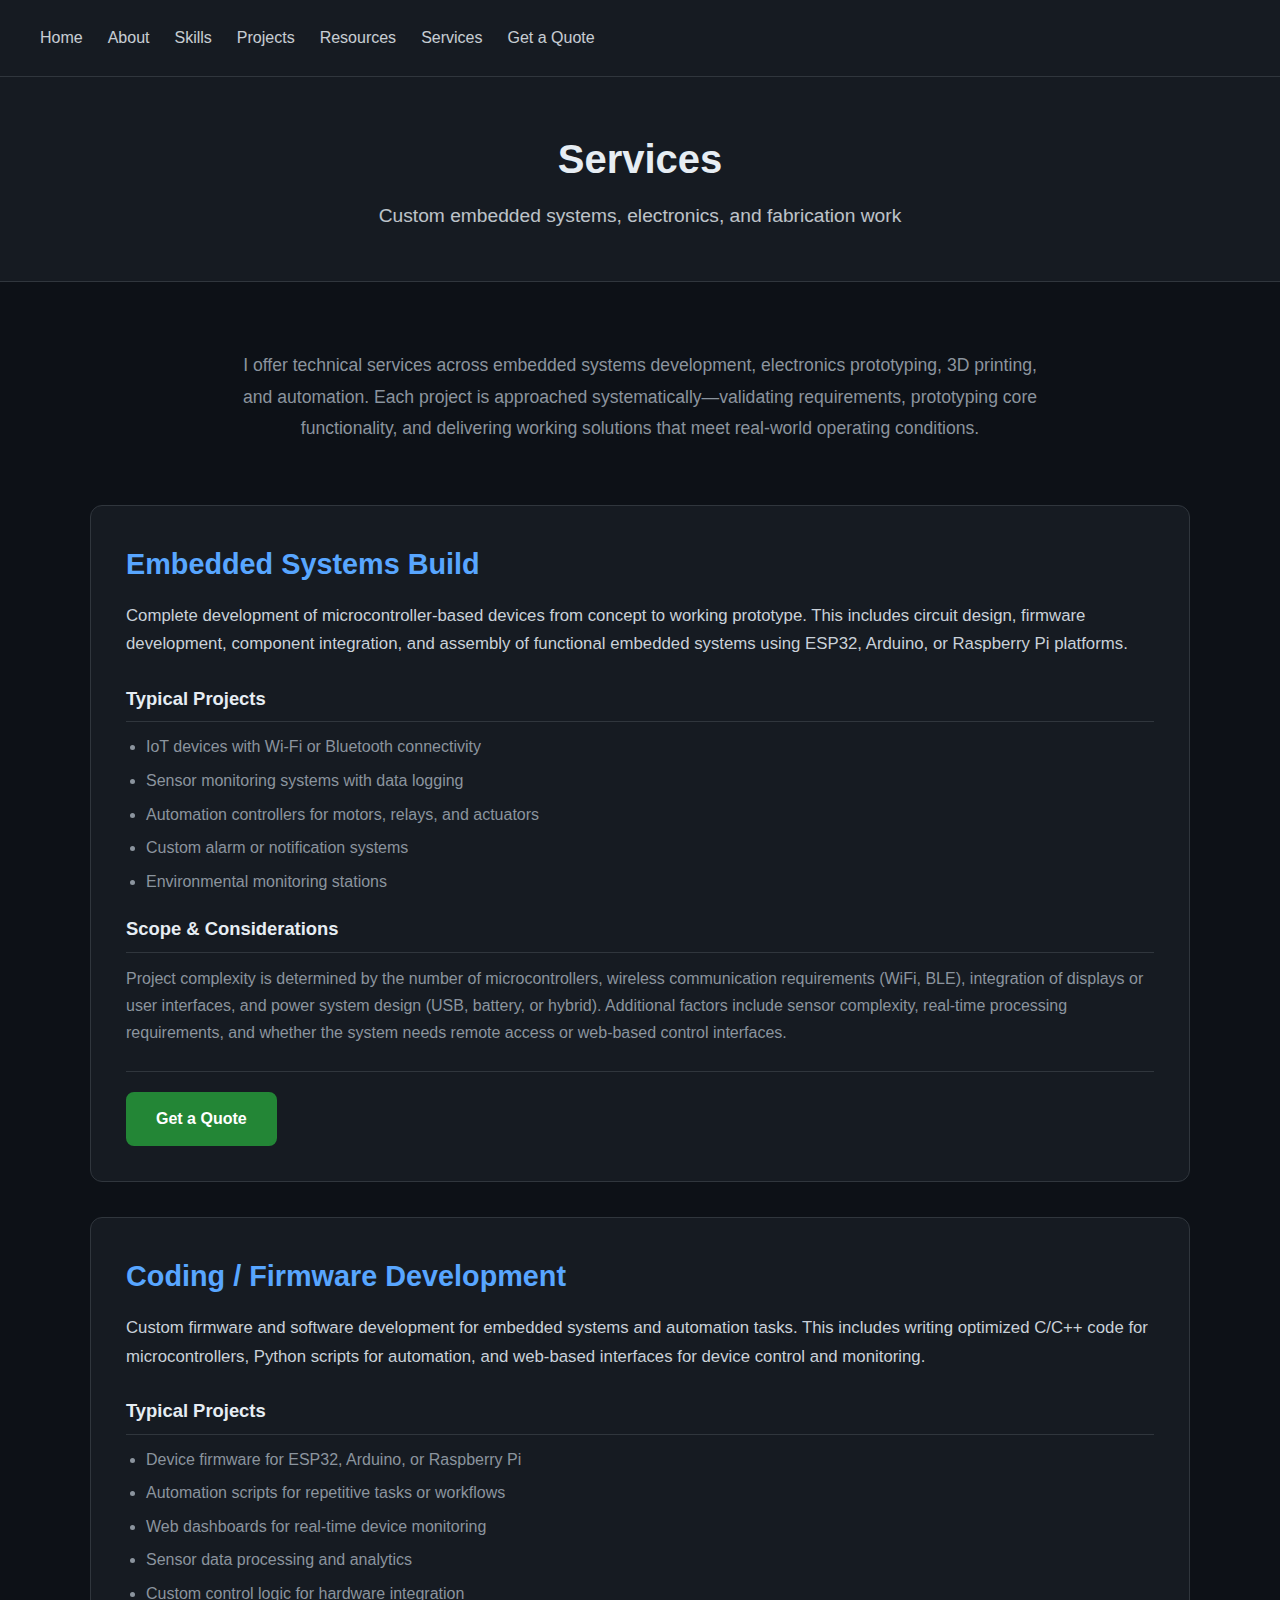
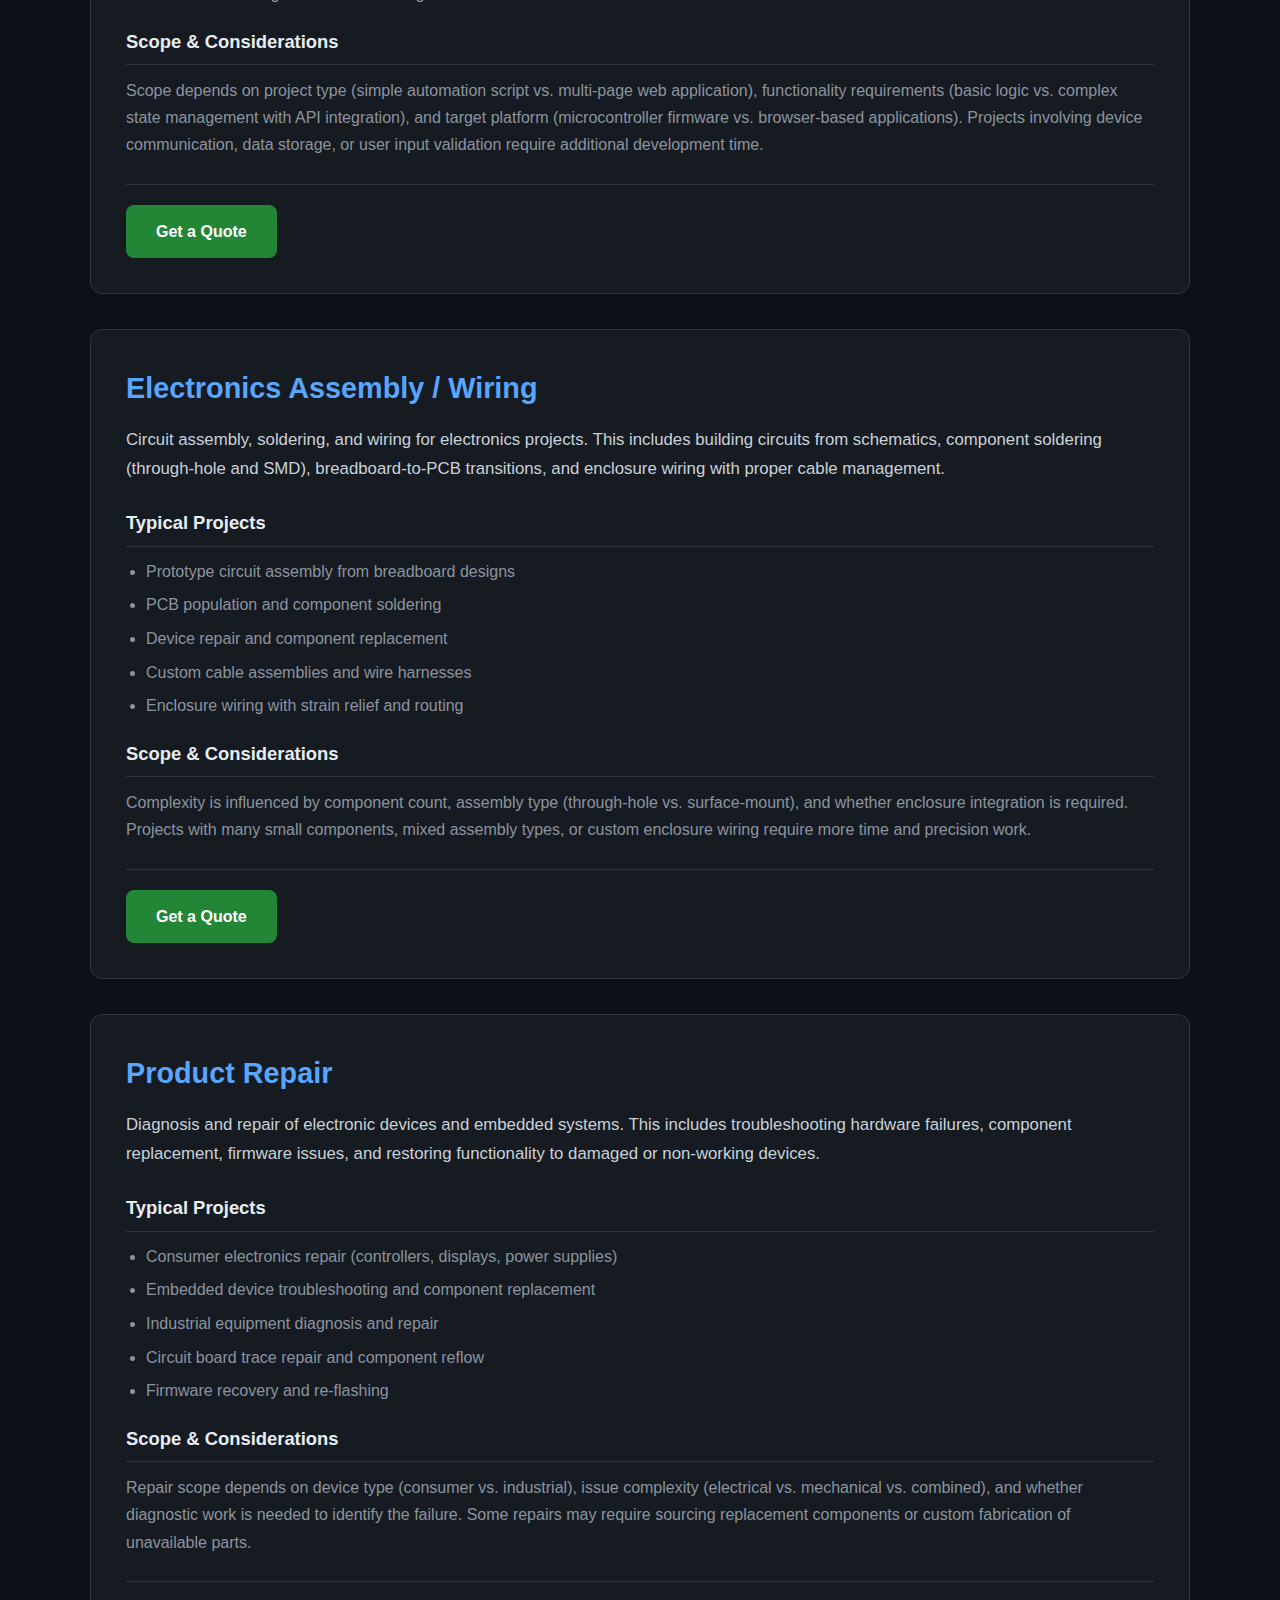
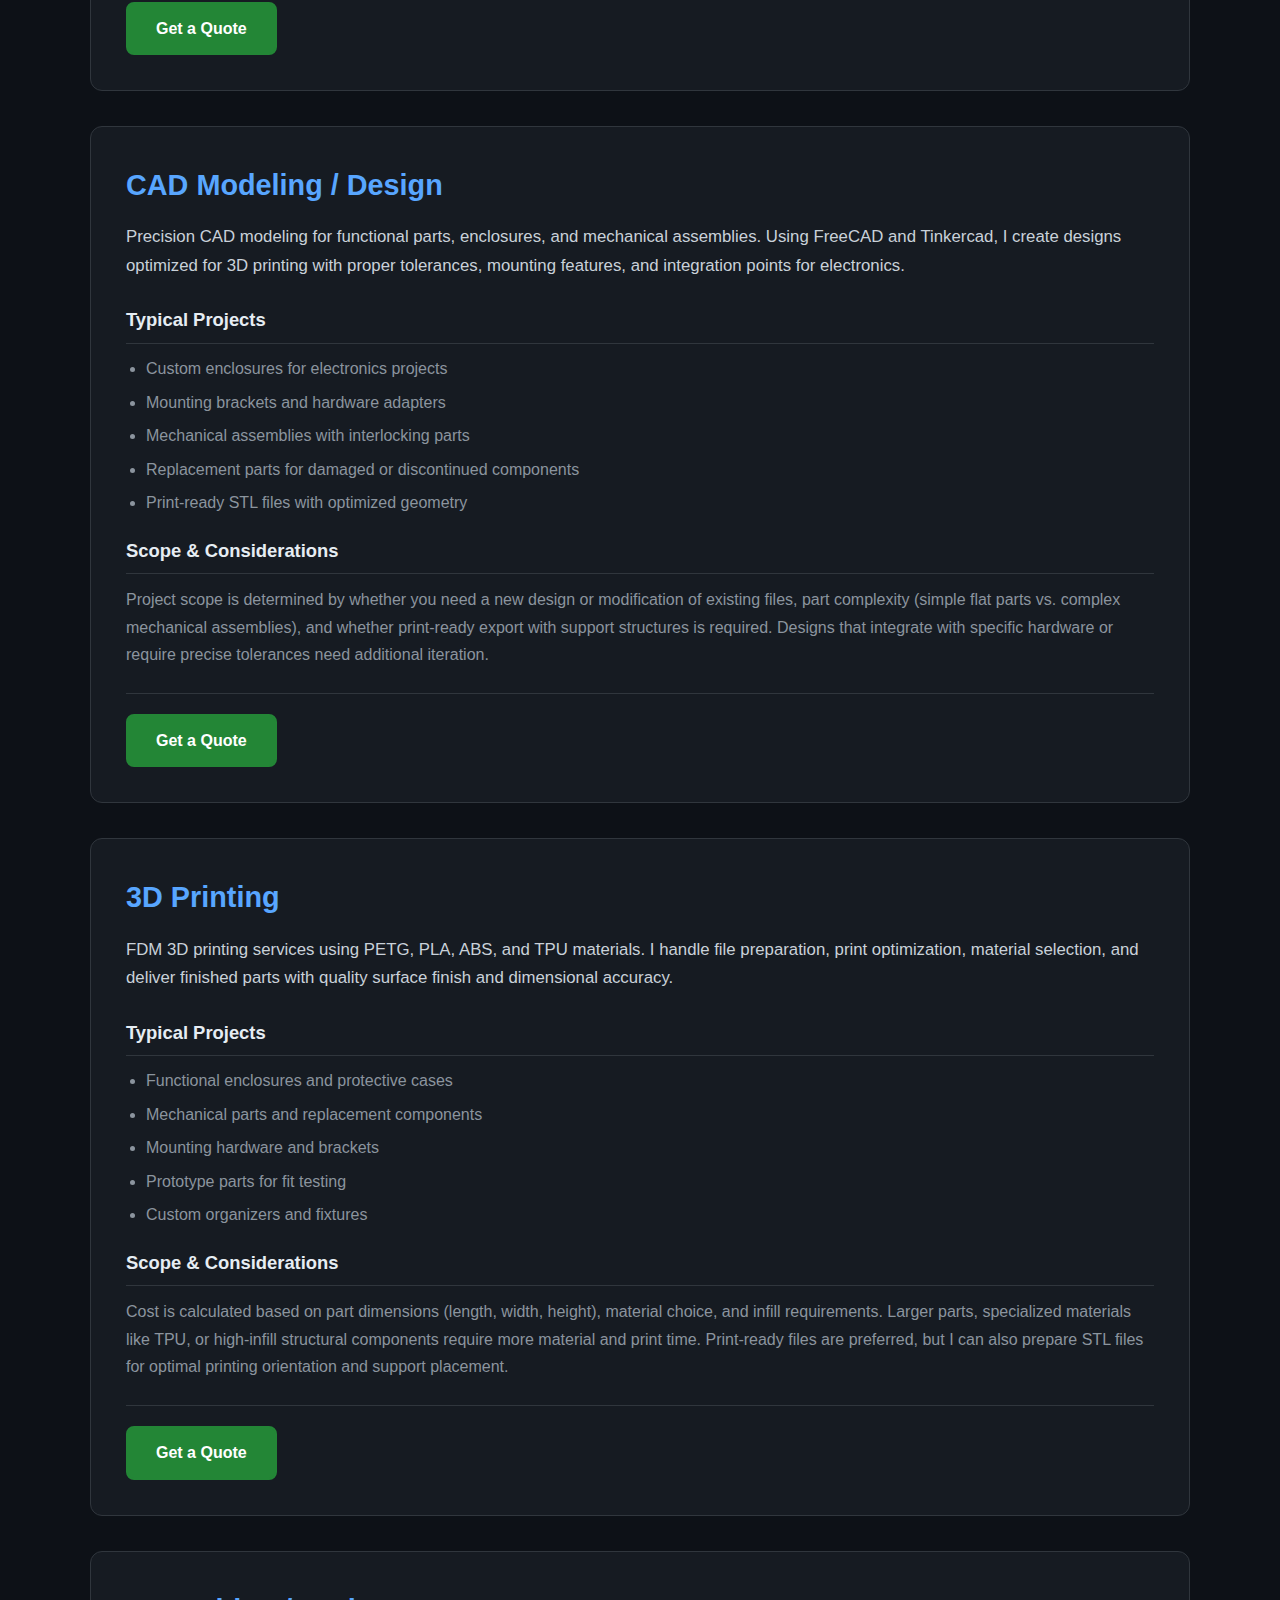
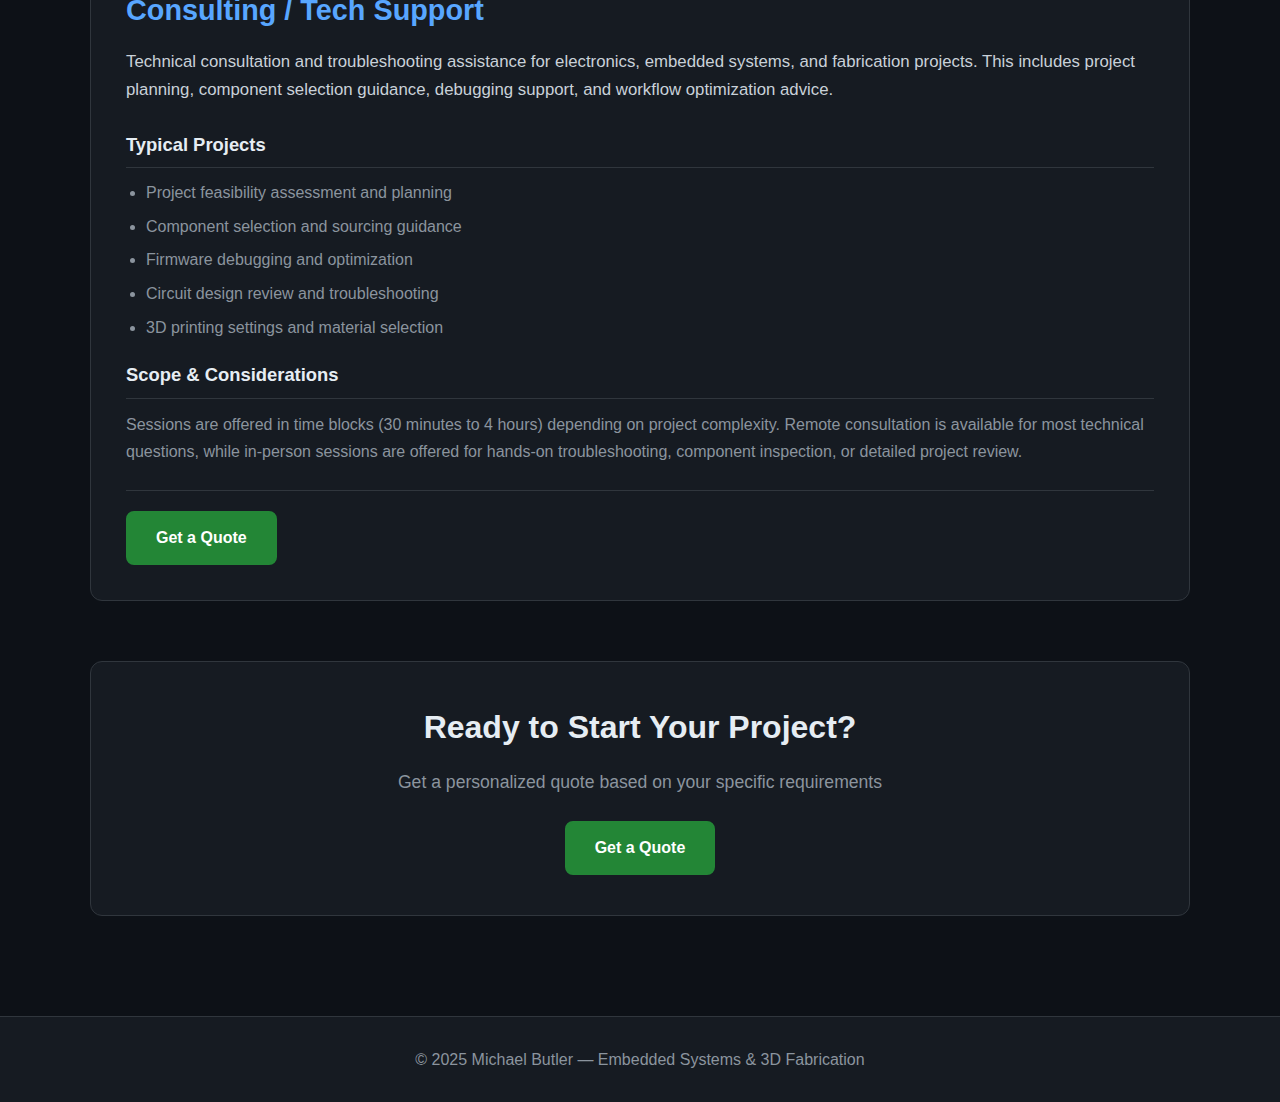
<file: services.html>
<!DOCTYPE html>
<html lang="en">
<head>
<meta charset="UTF-8">
<meta name="viewport" content="width=device-width, initial-scale=1.0">
<title>Services — Michael Butler</title>
<style>
body {
    margin: 0;
    font-family: Arial, sans-serif;
    background: #0d1117;
    color: #e6edf3;
    line-height: 1.6;
}

header {
    text-align: center;
    padding: 50px 20px;
    background: #161b22;
    border-bottom: 1px solid #30363d;
}

header h1 {
    font-size: 2.5rem;
    margin: 0 0 10px 0;
}

header p {
    font-size: 1.2rem;
    opacity: 0.8;
    margin: 0;
    max-width: 700px;
    margin: 10px auto 0 auto;
}

section {
    max-width: 1100px;
    margin: 0 auto;
    padding: 50px 20px;
}

.intro {
    max-width: 800px;
    margin: 0 auto 60px auto;
    text-align: center;
}

.intro p {
    font-size: 1.1rem;
    color: #8b949e;
    line-height: 1.8;
}

/* Service Cards */
.service-card {
    background: #161b22;
    border: 1px solid #30363d;
    border-radius: 12px;
    padding: 35px;
    margin-bottom: 35px;
    transition: all 0.3s ease;
}

.service-card:hover {
    border-color: #58a6ff;
    transform: translateY(-3px);
    box-shadow: 0 6px 25px rgba(88, 166, 255, 0.15);
}

.service-card h2 {
    font-size: 1.8rem;
    color: #58a6ff;
    margin: 0 0 15px 0;
}

.service-overview {
    color: #c9d1d9;
    font-size: 1.05rem;
    line-height: 1.7;
    margin: 0 0 25px 0;
}

.service-section {
    margin: 20px 0;
}

.service-section h3 {
    font-size: 1.15rem;
    color: #e6edf3;
    margin: 0 0 12px 0;
    padding-bottom: 8px;
    border-bottom: 1px solid #30363d;
}

.service-section ul {
    margin: 0;
    padding-left: 20px;
    color: #8b949e;
}

.service-section ul li {
    margin: 8px 0;
    line-height: 1.6;
}

.service-section p {
    color: #8b949e;
    margin: 0;
    line-height: 1.7;
}

/* CTA Button */
.service-cta {
    margin-top: 25px;
    padding-top: 20px;
    border-top: 1px solid #30363d;
}

.btn {
    display: inline-block;
    padding: 12px 28px;
    background: #238636;
    color: white;
    text-decoration: none;
    border-radius: 8px;
    font-weight: 600;
    transition: all 0.3s ease;
    border: 2px solid #238636;
}

.btn:hover {
    background: #2ea043;
    border-color: #2ea043;
    transform: translateY(-2px);
    box-shadow: 0 4px 15px rgba(35, 134, 54, 0.4);
}

/* Bottom CTA Section */
.bottom-cta {
    background: #161b22;
    border: 1px solid #30363d;
    border-radius: 12px;
    padding: 40px;
    text-align: center;
    margin-top: 60px;
}

.bottom-cta h2 {
    font-size: 2rem;
    color: #e6edf3;
    margin: 0 0 15px 0;
}

.bottom-cta p {
    font-size: 1.1rem;
    color: #8b949e;
    margin: 0 0 25px 0;
}

footer {
    text-align: center;
    padding: 30px;
    background: #161b22;
    border-top: 1px solid #30363d;
    margin-top: 50px;
    color: #8b949e;
}

/* Responsive */
@media (max-width: 768px) {
    header h1 {
        font-size: 2rem;
    }

    .service-card {
        padding: 25px;
    }

    .service-card h2 {
        font-size: 1.5rem;
    }
}
</style>
</head>
<body>

<!-- NAVIGATION -->
<style>
.site-nav {
  background: #161b22;
  border-bottom: 1px solid #30363d;
  position: sticky;
  top: 0;
  z-index: 1000;
  padding: 15px 20px;
}

.site-nav-container {
  max-width: 1200px;
  margin: 0 auto;
  display: flex;
  justify-content: space-between;
  align-items: center;
}

.site-nav-toggle {
  background: none;
  border: none;
  color: #e6edf3;
  cursor: pointer;
  padding: 5px;
  width: 30px;
  height: 30px;
  display: flex;
  flex-direction: column;
  justify-content: space-around;
  align-items: center;
}

.site-nav-toggle span {
  display: block;
  width: 25px;
  height: 3px;
  background: #e6edf3;
  transition: all 0.3s ease;
  border-radius: 2px;
}

.site-nav-toggle.active span:nth-child(1) {
  transform: rotate(45deg) translate(6px, 6px);
}

.site-nav-toggle.active span:nth-child(2) {
  opacity: 0;
}

.site-nav-toggle.active span:nth-child(3) {
  transform: rotate(-45deg) translate(6px, -6px);
}

.site-nav-menu {
  position: fixed;
  top: 0;
  right: -300px;
  width: 280px;
  height: 100vh;
  background: #161b22;
  border-left: 1px solid #30363d;
  list-style: none;
  margin: 0;
  padding: 80px 0 20px 0;
  transition: right 0.3s ease;
  overflow-y: auto;
}

.site-nav-menu.active {
  right: 0;
}

.site-nav-menu li {
  margin: 0;
  border-bottom: 1px solid #30363d;
}

.site-nav-menu a {
  display: block;
  padding: 18px 30px;
  color: #e6edf3;
  text-decoration: none;
  opacity: 0.85;
  transition: all 0.2s;
  font-size: 16px;
}

.site-nav-menu a:hover {
  opacity: 1;
  background: #0d1117;
  padding-left: 35px;
}

.site-nav-overlay {
  position: fixed;
  top: 0;
  left: 0;
  width: 100%;
  height: 100%;
  background: rgba(0, 0, 0, 0.7);
  opacity: 0;
  visibility: hidden;
  transition: all 0.3s ease;
  z-index: 999;
}

.site-nav-overlay.active {
  opacity: 1;
  visibility: visible;
}

@media (min-width: 769px) {
  .site-nav-menu {
    position: static;
    width: auto;
    height: auto;
    background: transparent;
    border: none;
    padding: 0;
    display: flex;
    flex-direction: row;
    gap: 25px;
    overflow-y: visible;
  }

  .site-nav-menu li {
    border: none;
  }

  .site-nav-menu a {
    padding: 10px 0;
  }

  .site-nav-menu a:hover {
    padding-left: 0;
    background: transparent;
  }

  .site-nav-toggle {
    display: none;
  }

  .site-nav-overlay {
    display: none;
  }
}
</style>

<div class="site-nav-overlay"></div>

<nav class="site-nav">
  <div class="site-nav-container">
    <button class="site-nav-toggle" aria-label="Toggle navigation menu" aria-expanded="false">
      <span></span>
      <span></span>
      <span></span>
    </button>
    <ul class="site-nav-menu">
      <li><a href="index.html">Home</a></li>
      <li><a href="about.html">About</a></li>
      <li><a href="skills.html">Skills</a></li>
      <li><a href="projects.html">Projects</a></li>
      <li><a href="resources.html">Resources</a></li>
      <li><a href="services.html">Services</a></li>
      <li><a href="quote.html">Get a Quote</a></li>
    </ul>
  </div>
</nav>

<script>
(function() {
  var toggle = document.querySelector('.site-nav-toggle');
  var menu = document.querySelector('.site-nav-menu');
  var overlay = document.querySelector('.site-nav-overlay');
  var links = document.querySelectorAll('.site-nav-menu a');

  function closeMenu() {
    menu.classList.remove('active');
    overlay.classList.remove('active');
    toggle.classList.remove('active');
    toggle.setAttribute('aria-expanded', 'false');
  }

  function openMenu() {
    menu.classList.add('active');
    overlay.classList.add('active');
    toggle.classList.add('active');
    toggle.setAttribute('aria-expanded', 'true');
  }

  if (toggle && menu && overlay) {
    toggle.addEventListener('click', function() {
      if (menu.classList.contains('active')) {
        closeMenu();
      } else {
        openMenu();
      }
    });

    overlay.addEventListener('click', closeMenu);

    links.forEach(function(link) {
      link.addEventListener('click', closeMenu);
    });
  }
})();
</script>

<header>
    <h1>Services</h1>
    <p>Custom embedded systems, electronics, and fabrication work</p>
</header>

<section>

    <div class="intro">
        <p>I offer technical services across embedded systems development, electronics prototyping, 3D printing, and automation. Each project is approached systematically—validating requirements, prototyping core functionality, and delivering working solutions that meet real-world operating conditions.</p>
    </div>

    <!-- SERVICE 1: Embedded Systems Build -->
    <div class="service-card">
        <h2>Embedded Systems Build</h2>
        <p class="service-overview">Complete development of microcontroller-based devices from concept to working prototype. This includes circuit design, firmware development, component integration, and assembly of functional embedded systems using ESP32, Arduino, or Raspberry Pi platforms.</p>

        <div class="service-section">
            <h3>Typical Projects</h3>
            <ul>
                <li>IoT devices with Wi-Fi or Bluetooth connectivity</li>
                <li>Sensor monitoring systems with data logging</li>
                <li>Automation controllers for motors, relays, and actuators</li>
                <li>Custom alarm or notification systems</li>
                <li>Environmental monitoring stations</li>
            </ul>
        </div>

        <div class="service-section">
            <h3>Scope & Considerations</h3>
            <p>Project complexity is determined by the number of microcontrollers, wireless communication requirements (WiFi, BLE), integration of displays or user interfaces, and power system design (USB, battery, or hybrid). Additional factors include sensor complexity, real-time processing requirements, and whether the system needs remote access or web-based control interfaces.</p>
        </div>

        <div class="service-cta">
            <a href="quote.html" class="btn">Get a Quote</a>
        </div>
    </div>

    <!-- SERVICE 2: Coding / Firmware Development -->
    <div class="service-card">
        <h2>Coding / Firmware Development</h2>
        <p class="service-overview">Custom firmware and software development for embedded systems and automation tasks. This includes writing optimized C/C++ code for microcontrollers, Python scripts for automation, and web-based interfaces for device control and monitoring.</p>

        <div class="service-section">
            <h3>Typical Projects</h3>
            <ul>
                <li>Device firmware for ESP32, Arduino, or Raspberry Pi</li>
                <li>Automation scripts for repetitive tasks or workflows</li>
                <li>Web dashboards for real-time device monitoring</li>
                <li>Sensor data processing and analytics</li>
                <li>Custom control logic for hardware integration</li>
            </ul>
        </div>

        <div class="service-section">
            <h3>Scope & Considerations</h3>
            <p>Scope depends on project type (simple automation script vs. multi-page web application), functionality requirements (basic logic vs. complex state management with API integration), and target platform (microcontroller firmware vs. browser-based applications). Projects involving device communication, data storage, or user input validation require additional development time.</p>
        </div>

        <div class="service-cta">
            <a href="quote.html" class="btn">Get a Quote</a>
        </div>
    </div>

    <!-- SERVICE 3: Electronics Assembly / Wiring -->
    <div class="service-card">
        <h2>Electronics Assembly / Wiring</h2>
        <p class="service-overview">Circuit assembly, soldering, and wiring for electronics projects. This includes building circuits from schematics, component soldering (through-hole and SMD), breadboard-to-PCB transitions, and enclosure wiring with proper cable management.</p>

        <div class="service-section">
            <h3>Typical Projects</h3>
            <ul>
                <li>Prototype circuit assembly from breadboard designs</li>
                <li>PCB population and component soldering</li>
                <li>Device repair and component replacement</li>
                <li>Custom cable assemblies and wire harnesses</li>
                <li>Enclosure wiring with strain relief and routing</li>
            </ul>
        </div>

        <div class="service-section">
            <h3>Scope & Considerations</h3>
            <p>Complexity is influenced by component count, assembly type (through-hole vs. surface-mount), and whether enclosure integration is required. Projects with many small components, mixed assembly types, or custom enclosure wiring require more time and precision work.</p>
        </div>

        <div class="service-cta">
            <a href="quote.html" class="btn">Get a Quote</a>
        </div>
    </div>

    <!-- SERVICE 4: Product Repair -->
    <div class="service-card">
        <h2>Product Repair</h2>
        <p class="service-overview">Diagnosis and repair of electronic devices and embedded systems. This includes troubleshooting hardware failures, component replacement, firmware issues, and restoring functionality to damaged or non-working devices.</p>

        <div class="service-section">
            <h3>Typical Projects</h3>
            <ul>
                <li>Consumer electronics repair (controllers, displays, power supplies)</li>
                <li>Embedded device troubleshooting and component replacement</li>
                <li>Industrial equipment diagnosis and repair</li>
                <li>Circuit board trace repair and component reflow</li>
                <li>Firmware recovery and re-flashing</li>
            </ul>
        </div>

        <div class="service-section">
            <h3>Scope & Considerations</h3>
            <p>Repair scope depends on device type (consumer vs. industrial), issue complexity (electrical vs. mechanical vs. combined), and whether diagnostic work is needed to identify the failure. Some repairs may require sourcing replacement components or custom fabrication of unavailable parts.</p>
        </div>

        <div class="service-cta">
            <a href="quote.html" class="btn">Get a Quote</a>
        </div>
    </div>

    <!-- SERVICE 5: CAD Modeling / Design -->
    <div class="service-card">
        <h2>CAD Modeling / Design</h2>
        <p class="service-overview">Precision CAD modeling for functional parts, enclosures, and mechanical assemblies. Using FreeCAD and Tinkercad, I create designs optimized for 3D printing with proper tolerances, mounting features, and integration points for electronics.</p>

        <div class="service-section">
            <h3>Typical Projects</h3>
            <ul>
                <li>Custom enclosures for electronics projects</li>
                <li>Mounting brackets and hardware adapters</li>
                <li>Mechanical assemblies with interlocking parts</li>
                <li>Replacement parts for damaged or discontinued components</li>
                <li>Print-ready STL files with optimized geometry</li>
            </ul>
        </div>

        <div class="service-section">
            <h3>Scope & Considerations</h3>
            <p>Project scope is determined by whether you need a new design or modification of existing files, part complexity (simple flat parts vs. complex mechanical assemblies), and whether print-ready export with support structures is required. Designs that integrate with specific hardware or require precise tolerances need additional iteration.</p>
        </div>

        <div class="service-cta">
            <a href="quote.html" class="btn">Get a Quote</a>
        </div>
    </div>

    <!-- SERVICE 6: 3D Printing -->
    <div class="service-card">
        <h2>3D Printing</h2>
        <p class="service-overview">FDM 3D printing services using PETG, PLA, ABS, and TPU materials. I handle file preparation, print optimization, material selection, and deliver finished parts with quality surface finish and dimensional accuracy.</p>

        <div class="service-section">
            <h3>Typical Projects</h3>
            <ul>
                <li>Functional enclosures and protective cases</li>
                <li>Mechanical parts and replacement components</li>
                <li>Mounting hardware and brackets</li>
                <li>Prototype parts for fit testing</li>
                <li>Custom organizers and fixtures</li>
            </ul>
        </div>

        <div class="service-section">
            <h3>Scope & Considerations</h3>
            <p>Cost is calculated based on part dimensions (length, width, height), material choice, and infill requirements. Larger parts, specialized materials like TPU, or high-infill structural components require more material and print time. Print-ready files are preferred, but I can also prepare STL files for optimal printing orientation and support placement.</p>
        </div>

        <div class="service-cta">
            <a href="quote.html" class="btn">Get a Quote</a>
        </div>
    </div>

    <!-- SERVICE 7: Consulting / Tech Support -->
    <div class="service-card">
        <h2>Consulting / Tech Support</h2>
        <p class="service-overview">Technical consultation and troubleshooting assistance for electronics, embedded systems, and fabrication projects. This includes project planning, component selection guidance, debugging support, and workflow optimization advice.</p>

        <div class="service-section">
            <h3>Typical Projects</h3>
            <ul>
                <li>Project feasibility assessment and planning</li>
                <li>Component selection and sourcing guidance</li>
                <li>Firmware debugging and optimization</li>
                <li>Circuit design review and troubleshooting</li>
                <li>3D printing settings and material selection</li>
            </ul>
        </div>

        <div class="service-section">
            <h3>Scope & Considerations</h3>
            <p>Sessions are offered in time blocks (30 minutes to 4 hours) depending on project complexity. Remote consultation is available for most technical questions, while in-person sessions are offered for hands-on troubleshooting, component inspection, or detailed project review.</p>
        </div>

        <div class="service-cta">
            <a href="quote.html" class="btn">Get a Quote</a>
        </div>
    </div>

    <!-- Bottom CTA -->
    <div class="bottom-cta">
        <h2>Ready to Start Your Project?</h2>
        <p>Get a personalized quote based on your specific requirements</p>
        <a href="quote.html" class="btn">Get a Quote</a>
    </div>

</section>

<footer>
    © 2025 Michael Butler — Embedded Systems & 3D Fabrication
</footer>

</body>
</html>
</file>
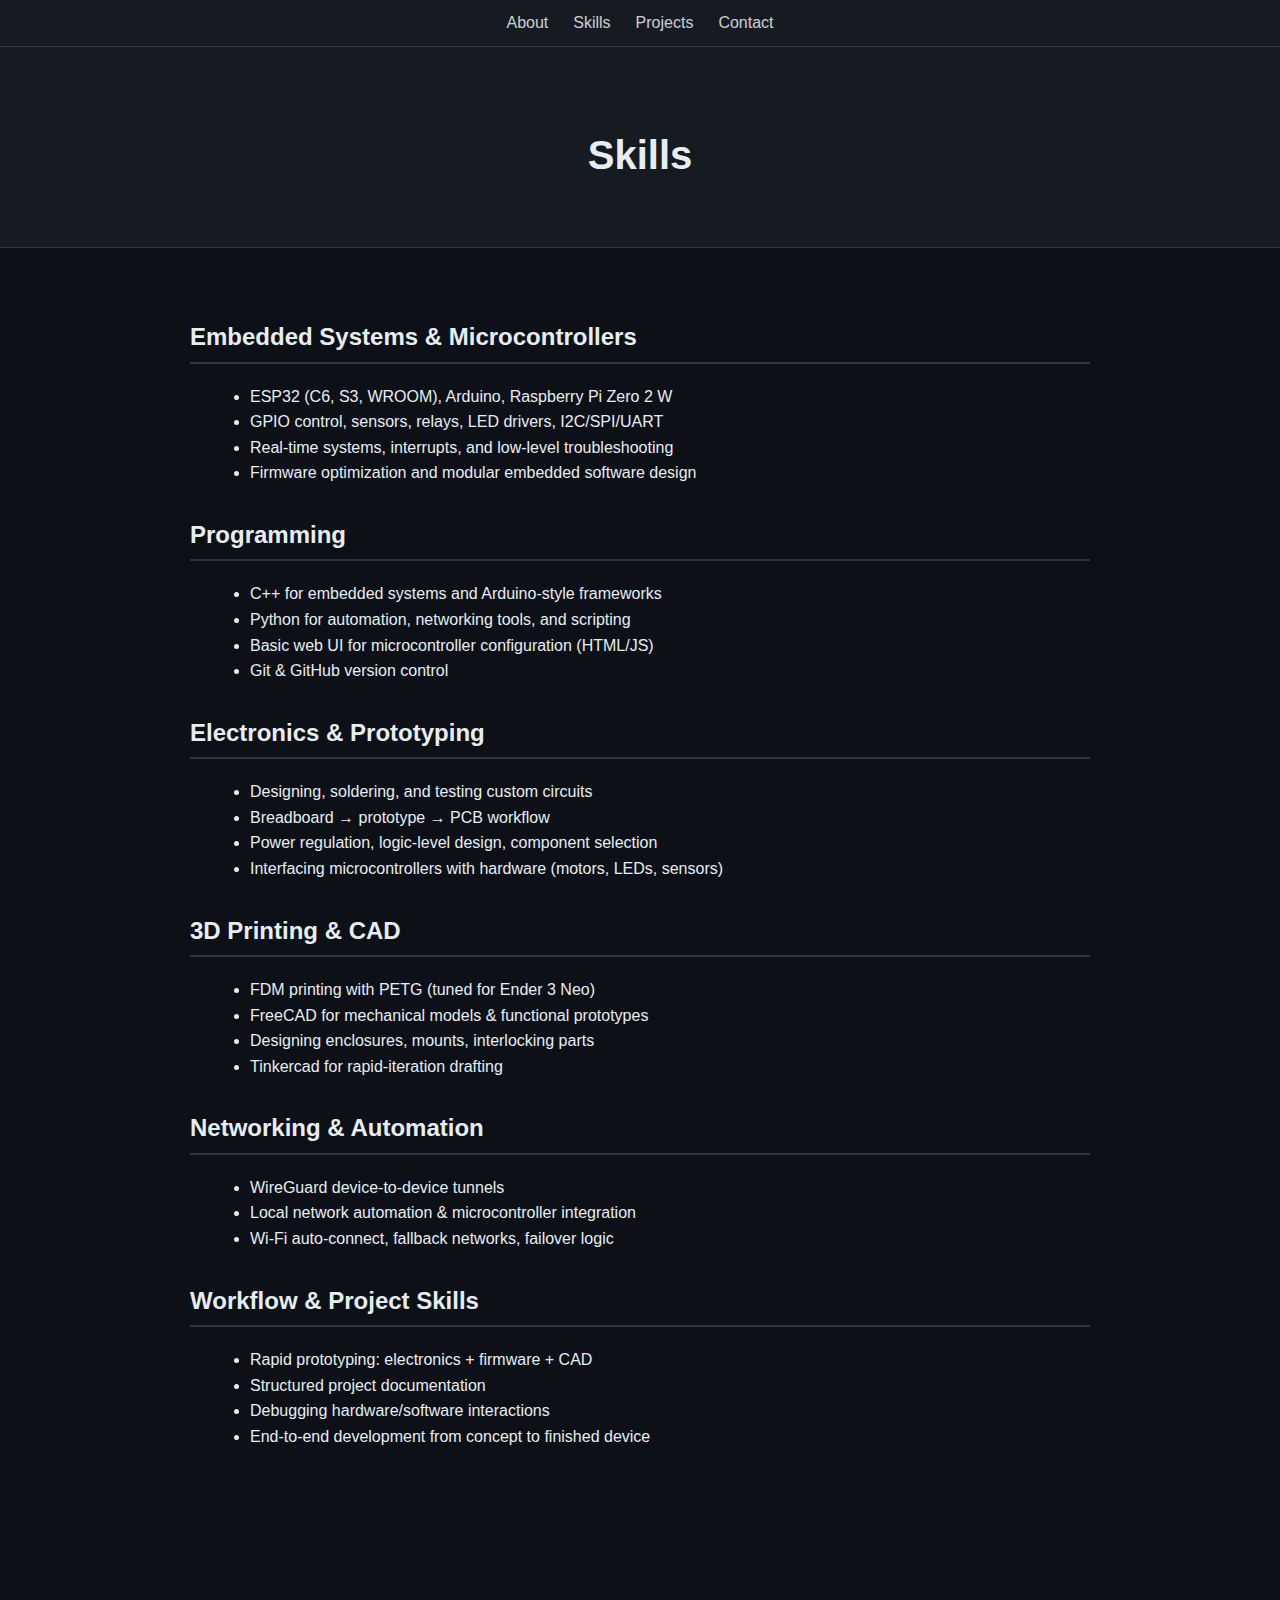
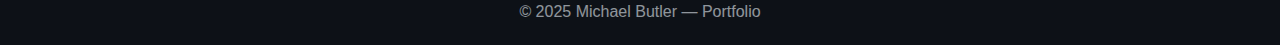
<file: skills.html>
<!DOCTYPE html>
<html lang="en">
<head>
    <meta charset="UTF-8">
    <meta name="viewport" content="width=device-width, initial-scale=1.0">
    <title>Skills — Michael Butler</title>

    <style>
        body {
            margin: 0;
            font-family: Arial, sans-serif;
            background: #0d1117;
            color: #e6edf3;
            line-height: 1.6;
        }

        /* NAVIGATION */
        nav {
            background: #161b22;
            border-bottom: 1px solid #30363d;
            position: sticky;
            top: 0;
            z-index: 10;
        }
        nav ul {
            margin: 0;
            padding: 10px 20px;
            display: flex;
            list-style: none;
            justify-content: center;
            gap: 25px;
        }
        nav a {
            color: #e6edf3;
            text-decoration: none;
            font-size: 1rem;
            opacity: 0.85;
            transition: opacity .2s;
        }
        nav a:hover {
            opacity: 1;
        }

        /* HEADER */
        header {
            text-align: center;
            padding: 50px 20px;
            background: #161b22;
            border-bottom: 1px solid #30363d;
        }
        header h1 {
            font-size: 2.5rem;
            margin-bottom: 10px;
        }

        /* SECTION */
        section {
            padding: 50px 20px;
            max-width: 900px;
            margin: auto;
        }
        h2 {
            border-bottom: 2px solid #30363d;
            padding-bottom: 5px;
            margin-bottom: 20px;
        }

        ul {
            margin-left: 20px;
            margin-bottom: 30px;
        }

        footer {
            text-align: center;
            padding: 20px;
            opacity: 0.6;
            margin-top: 50px;
        }
    </style>
</head>
<body>

<!-- NAVIGATION -->
<nav>
    <ul>
        <li><a href="index.html#about">About</a></li>
        <li><a href="skills.html">Skills</a></li>
        <li><a href="projects.html">Projects</a></li>
        <li><a href="index.html#contact">Contact</a></li>
    </ul>
</nav>

<header>
    <h1>Skills</h1>
</header>

<section>

    <h2>Embedded Systems & Microcontrollers</h2>
    <ul>
        <li>ESP32 (C6, S3, WROOM), Arduino, Raspberry Pi Zero 2 W</li>
        <li>GPIO control, sensors, relays, LED drivers, I2C/SPI/UART</li>
        <li>Real-time systems, interrupts, and low-level troubleshooting</li>
        <li>Firmware optimization and modular embedded software design</li>
    </ul>

    <h2>Programming</h2>
    <ul>
        <li>C++ for embedded systems and Arduino-style frameworks</li>
        <li>Python for automation, networking tools, and scripting</li>
        <li>Basic web UI for microcontroller configuration (HTML/JS)</li>
        <li>Git & GitHub version control</li>
    </ul>

    <h2>Electronics & Prototyping</h2>
    <ul>
        <li>Designing, soldering, and testing custom circuits</li>
        <li>Breadboard → prototype → PCB workflow</li>
        <li>Power regulation, logic-level design, component selection</li>
        <li>Interfacing microcontrollers with hardware (motors, LEDs, sensors)</li>
    </ul>

    <h2>3D Printing & CAD</h2>
    <ul>
        <li>FDM printing with PETG (tuned for Ender 3 Neo)</li>
        <li>FreeCAD for mechanical models & functional prototypes</li>
        <li>Designing enclosures, mounts, interlocking parts</li>
        <li>Tinkercad for rapid-iteration drafting</li>
    </ul>

    <h2>Networking & Automation</h2>
    <ul>
        <li>WireGuard device-to-device tunnels</li>
        <li>Local network automation & microcontroller integration</li>
        <li>Wi-Fi auto-connect, fallback networks, failover logic</li>
    </ul>

    <h2>Workflow & Project Skills</h2>
    <ul>
        <li>Rapid prototyping: electronics + firmware + CAD</li>
        <li>Structured project documentation</li>
        <li>Debugging hardware/software interactions</li>
        <li>End-to-end development from concept to finished device</li>
    </ul>

</section>

<footer>
    © 2025 Michael Butler — Portfolio
</footer>

</body>
</html>
</file>
<file: styles.css>
/* ========== GLOBAL STYLES ========== */
body {
    margin: 0;
    font-family: Arial, sans-serif;
    background: #0d1117;
    color: #e6edf3;
    line-height: 1.6;
}

/* Links */
a {
    color: #58a6ff;
    text-decoration: none;
    transition: color 0.2s, opacity 0.2s;
}
a:hover {
    color: #1f6feb;
    opacity: 1;
}

/* ========== NAVIGATION ========== */
nav {
    background: #161b22;
    border-bottom: 1px solid #30363d;
    position: sticky;
    top: 0;
    z-index: 10;
}

nav ul {
    margin: 0;
    padding: 10px 20px;
    display: flex;
    list-style: none;
    justify-content: center;
    gap: 25px;
}

nav a {
    color: #e6edf3;
    font-size: 1rem;
    opacity: 0.85;
    transition: opacity 0.2s;
}

nav a:hover {
    opacity: 1;
}

/* ========== HEADER ========== */
header {
    text-align: center;
    padding: 50px 20px;
    background: #161b22;
    border-bottom: 1px solid #30363d;
}

header h1 {
    font-size: 2.5rem;
    margin-bottom: 10px;
}

header p {
    font-size: 1.2rem;
    opacity: 0.8;
}

/* ========== SECTION / CONTENT ========== */
section {
    padding: 50px 20px;
    max-width: 900px;
    margin: auto;
}

h2, h3 {
    border-bottom: 2px solid #30363d;
    padding-bottom: 5px;
    margin-bottom: 20px;
}

ul {
    margin-left: 20px;
    margin-bottom: 30px;
}

/* ========== PROJECT / SERVICE CARDS ========== */
.project {
    background: #161b22;
    padding: 20px;
    margin-bottom: 25px;
    border-radius: 10px;
    border: 1px solid #30363d;
    transition: transform 0.2s, background 0.2s;
    cursor: pointer;
}

.project:hover {
    transform: scale(1.02);
    background: #1d222b;
}

.project img {
    width: 100%;
    border-radius: 10px;
    margin-top: 10px;
    border: 1px solid #30363d;
}

/* ========== CODE BLOCKS ========== */
code, pre {
    background: #0a0f14;
    padding: 10px;
    display: block;
    border-radius: 5px;
    border: 1px solid #30363d;
    white-space: pre-wrap;
    font-size: 0.9rem;
}

/* ========== CONTACT PAGE ========== */
.contact-info, .contact-form {
    max-width: 600px;
    margin: 20px auto;
    background: #161b22;
    padding: 20px;
    border-radius: 10px;
    border: 1px solid #30363d;
}

.contact-info p {
    margin: 10px 0;
    font-size: 1rem;
}

.contact-form label {
    display: block;
    margin-top: 15px;
    margin-bottom: 5px;
}

.contact-form input,
.contact-form textarea {
    width: 100%;
    padding: 10px;
    border-radius: 5px;
    border: 1px solid #30363d;
    background: #0d1117;
    color: #e6edf3;
    resize: vertical;
}

.contact-form button {
    margin-top: 15px;
    padding: 10px 20px;
    border-radius: 5px;
    border: none;
    background: #30363d;
    color: #e6edf3;
    cursor: pointer;
    transition: background 0.2s;
}

.contact-form button:hover {
    background: #50595f;
}

/* ========== LANDING PAGE BUTTONS ========== */
.landing-buttons {
    display: flex;
    flex-wrap: wrap;
    gap: 20px;
    justify-content: center;
    margin-bottom: 50px;
}

.landing-buttons a {
    padding: 15px 30px;
    border-radius: 10px;
    text-decoration: none;
    background: #161b22;
    color: #e6edf3;
    font-weight: bold;
    transition: transform 0.2s, background 0.2s;
    border: 1px solid #30363d;
}

.landing-buttons a:hover {
    background: #1d222b;
    transform: scale(1.05);
}

/* ========== FOOTER ========== */
footer {
    text-align: center;
    padding: 20px;
    opacity: 0.6;
    margin-top: 50px;
}

/* ========== RESPONSIVE STYLING ========== */
@media (max-width: 768px) {
    nav ul {
        flex-direction: column;
        gap: 10px;
        padding: 15px;
    }
    nav a {
        font-size: 1.1rem;
        text-align: center;
        display: block;
    }
    .landing-buttons {
        flex-direction: column;
    }
}

@media (max-width: 480px) {
    .landing-buttons a {
        padding: 12px 20px;
        font-size: 1rem;
    }
}
</file>
